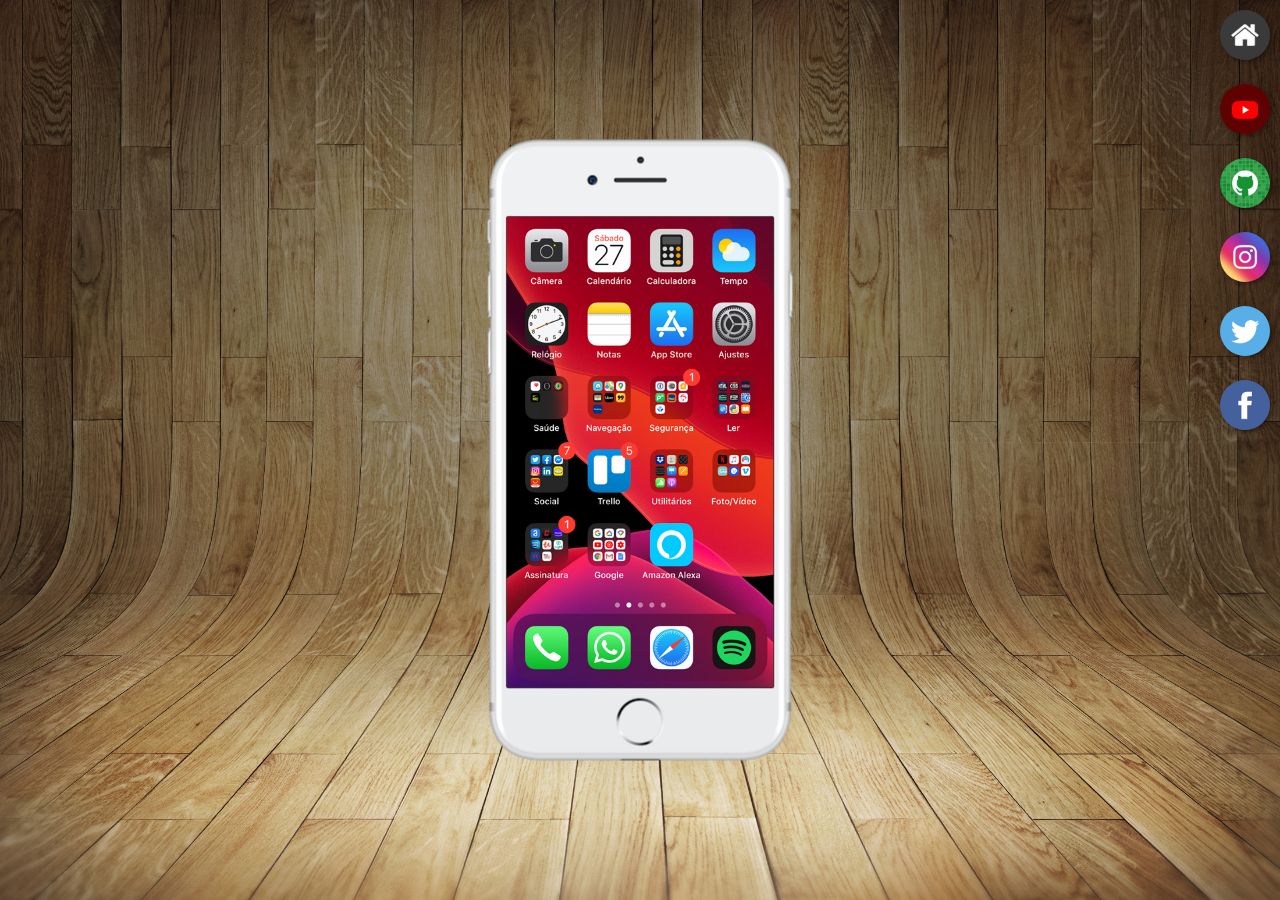
<file: index.html>
<!DOCTYPE html>
<html lang="pt-br">
<head>
    <meta charset="UTF-8">
    <meta http-equiv="X-UA-Compatible" content="IE=edge">
    <meta name="viewport" content="width=device-width, initial-scale=1.0">
    <title>Projeto redes sociais</title>
    <link rel="shortcut icon" href="favicon.ico" type="image/x-icon">
    <link rel="stylesheet" href="estilos/style.css">
</head>
<body>
    <main>
        <section id="telefone">
            <iframe src="home.html" name="tela"id="tela" frameborder="0">
                Seu navegador nao è compativel com isso
            </iframe>
        </section>
        <section id="redes-sociais">
            <a href="home.html"target="tela"><img src="imagens/logo-home.jpg" alt="Home"></a><br>
            <a href="youtube.html"target="tela"><img src="imagens/logo-youtube.jpg" alt="Youtube"></a><br>
            <a href="github.html"target="tela"><img src="imagens/logo-github.jpg" alt="Github"></a><br>
            <a href="instagram.html"target="tela"><img src="imagens/logo-instagram.jpg" alt="Instagram"></a><br>
            <a href="twitter.html"target="tela"><img src="imagens/logo-twitter.jpg" alt="Twitter"></a><br>
            <a href="facebook.html"target="tela"><img src="imagens/logo-facebook.jpg" alt="Facebook"></a>
        </section>
    </main>
</body>
</html>
</file>
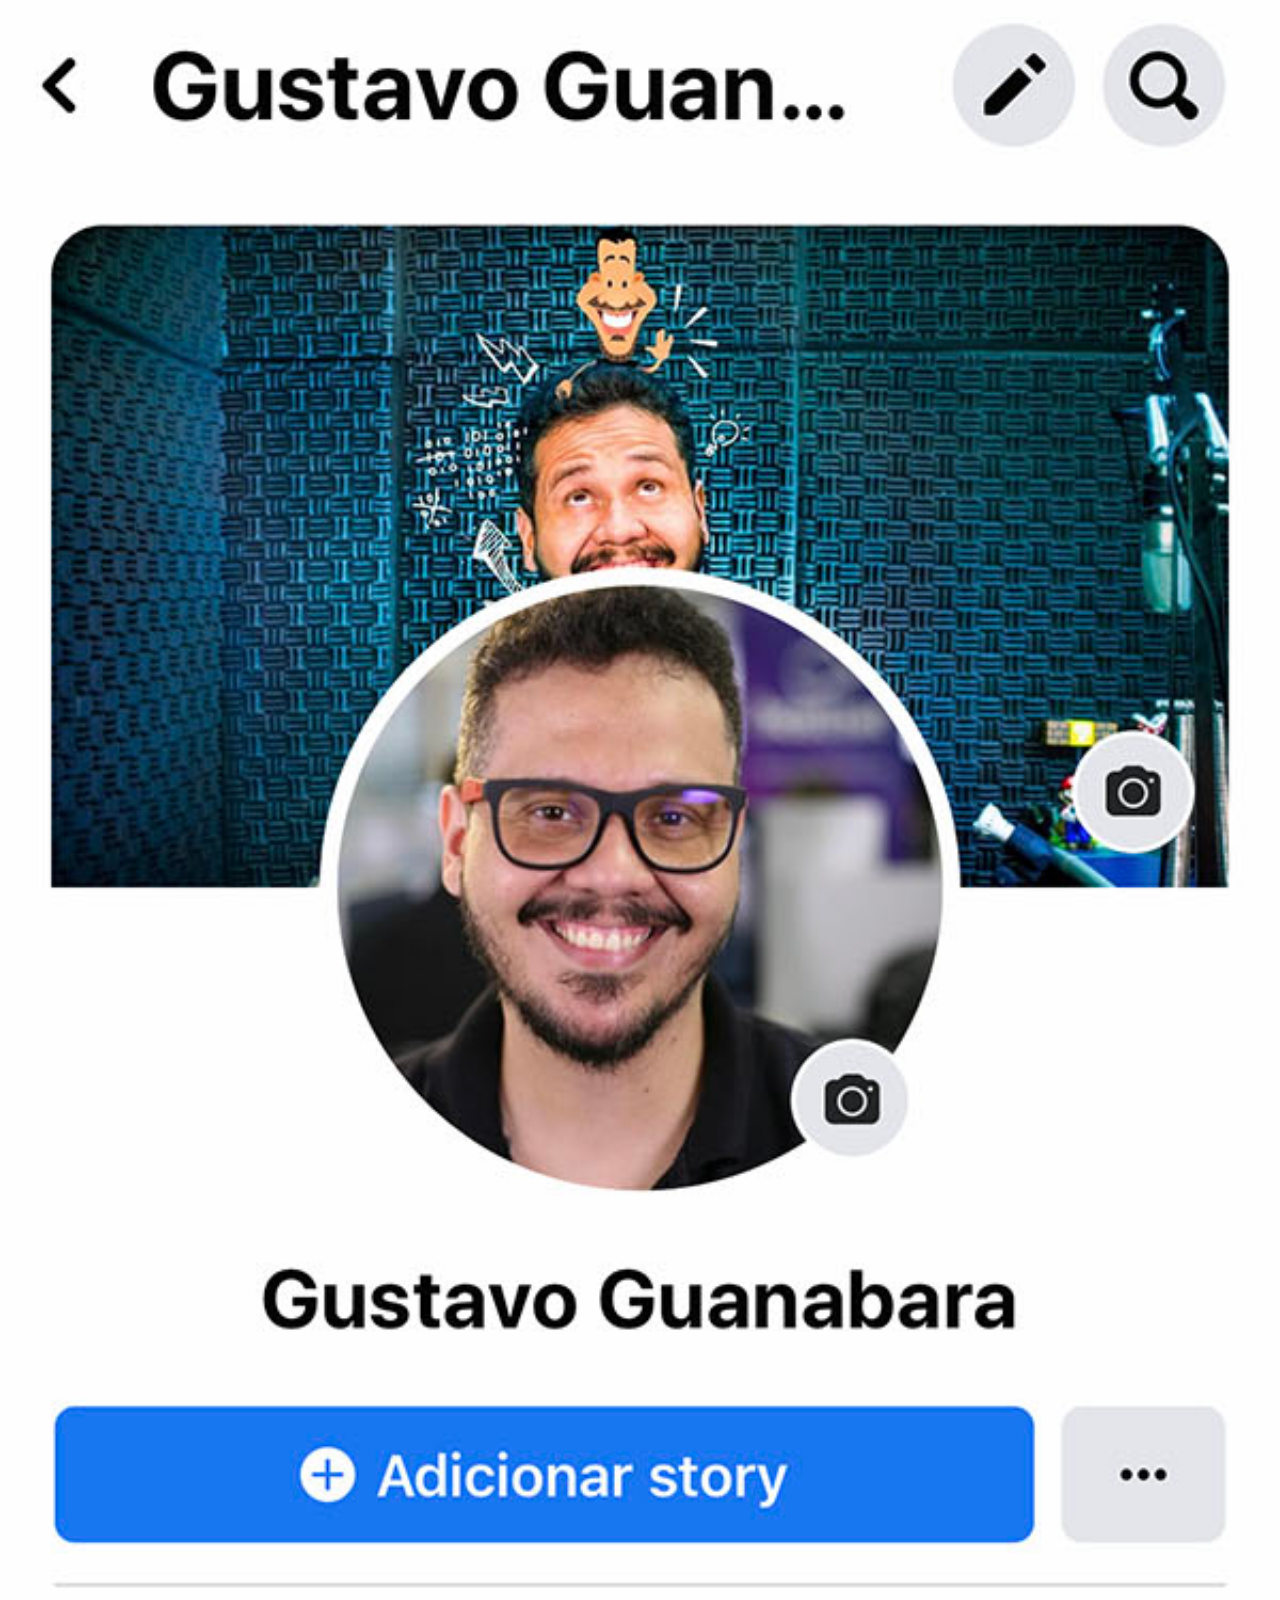
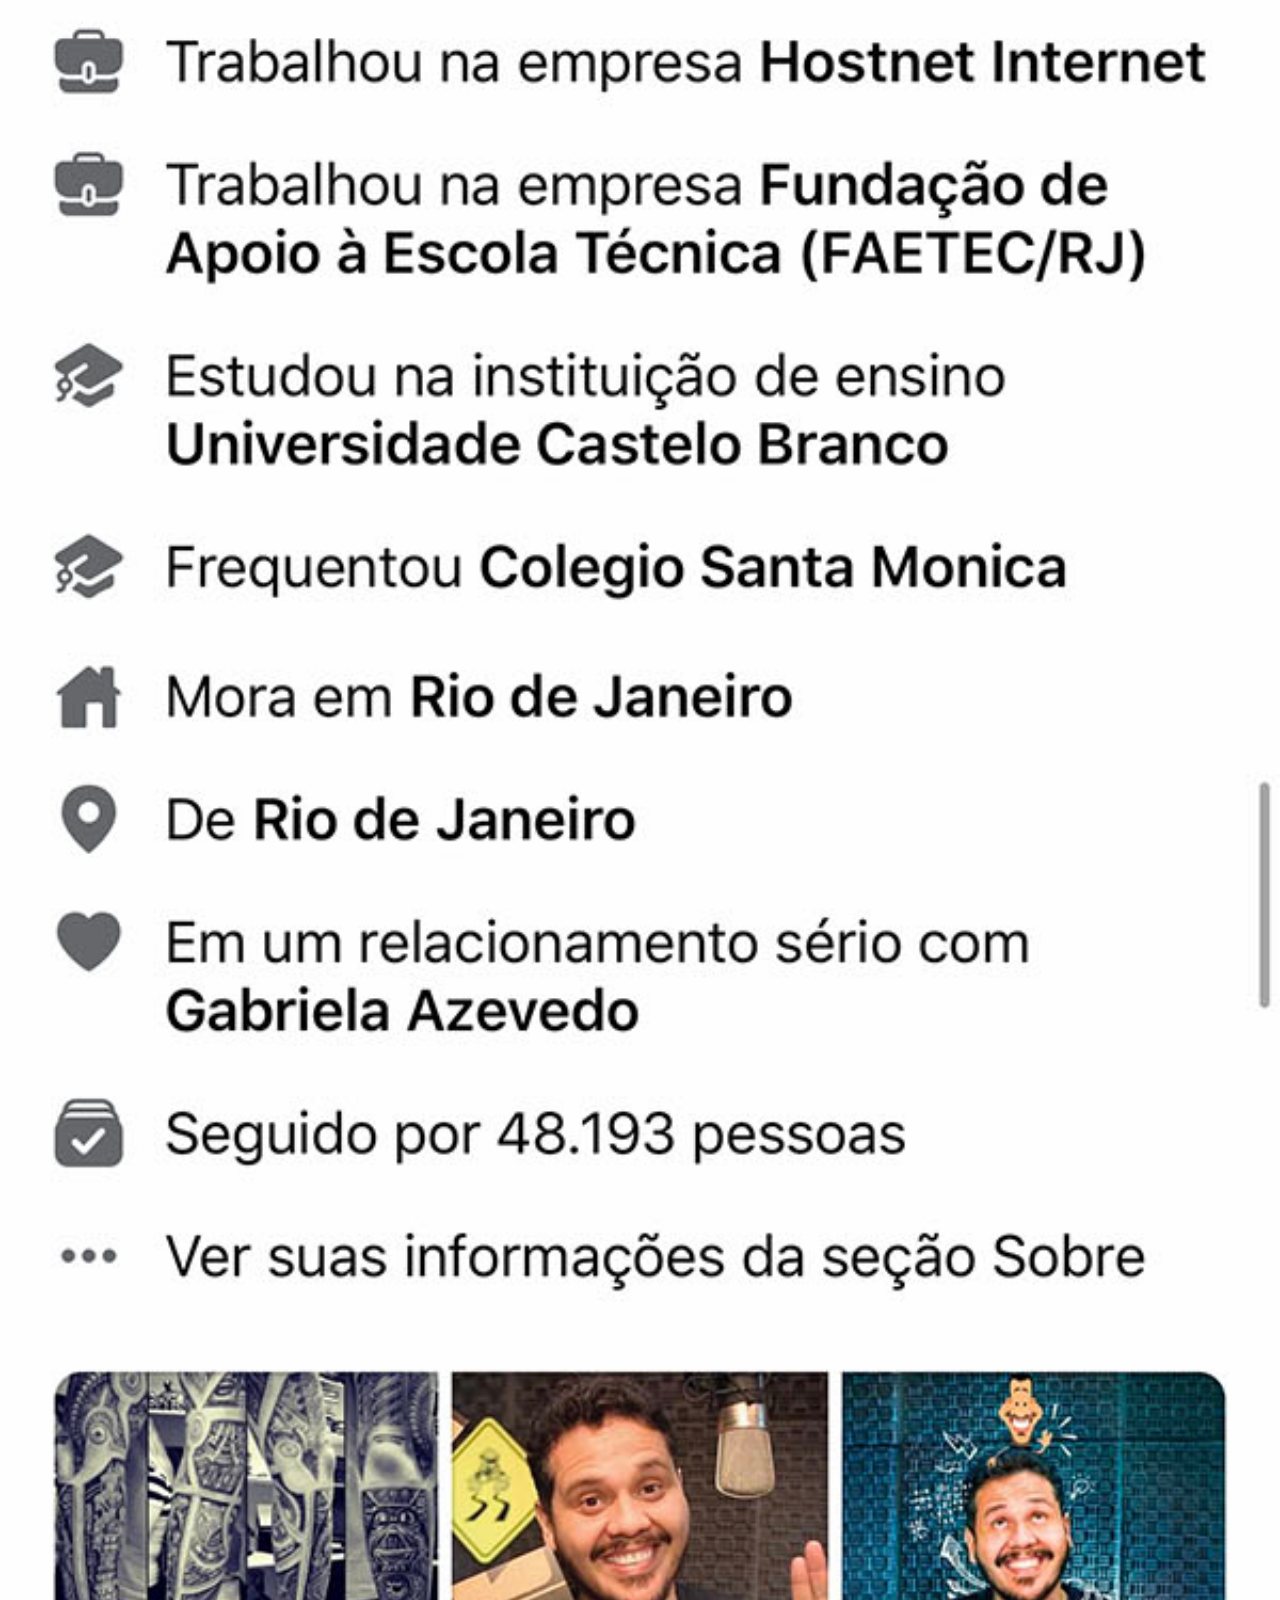
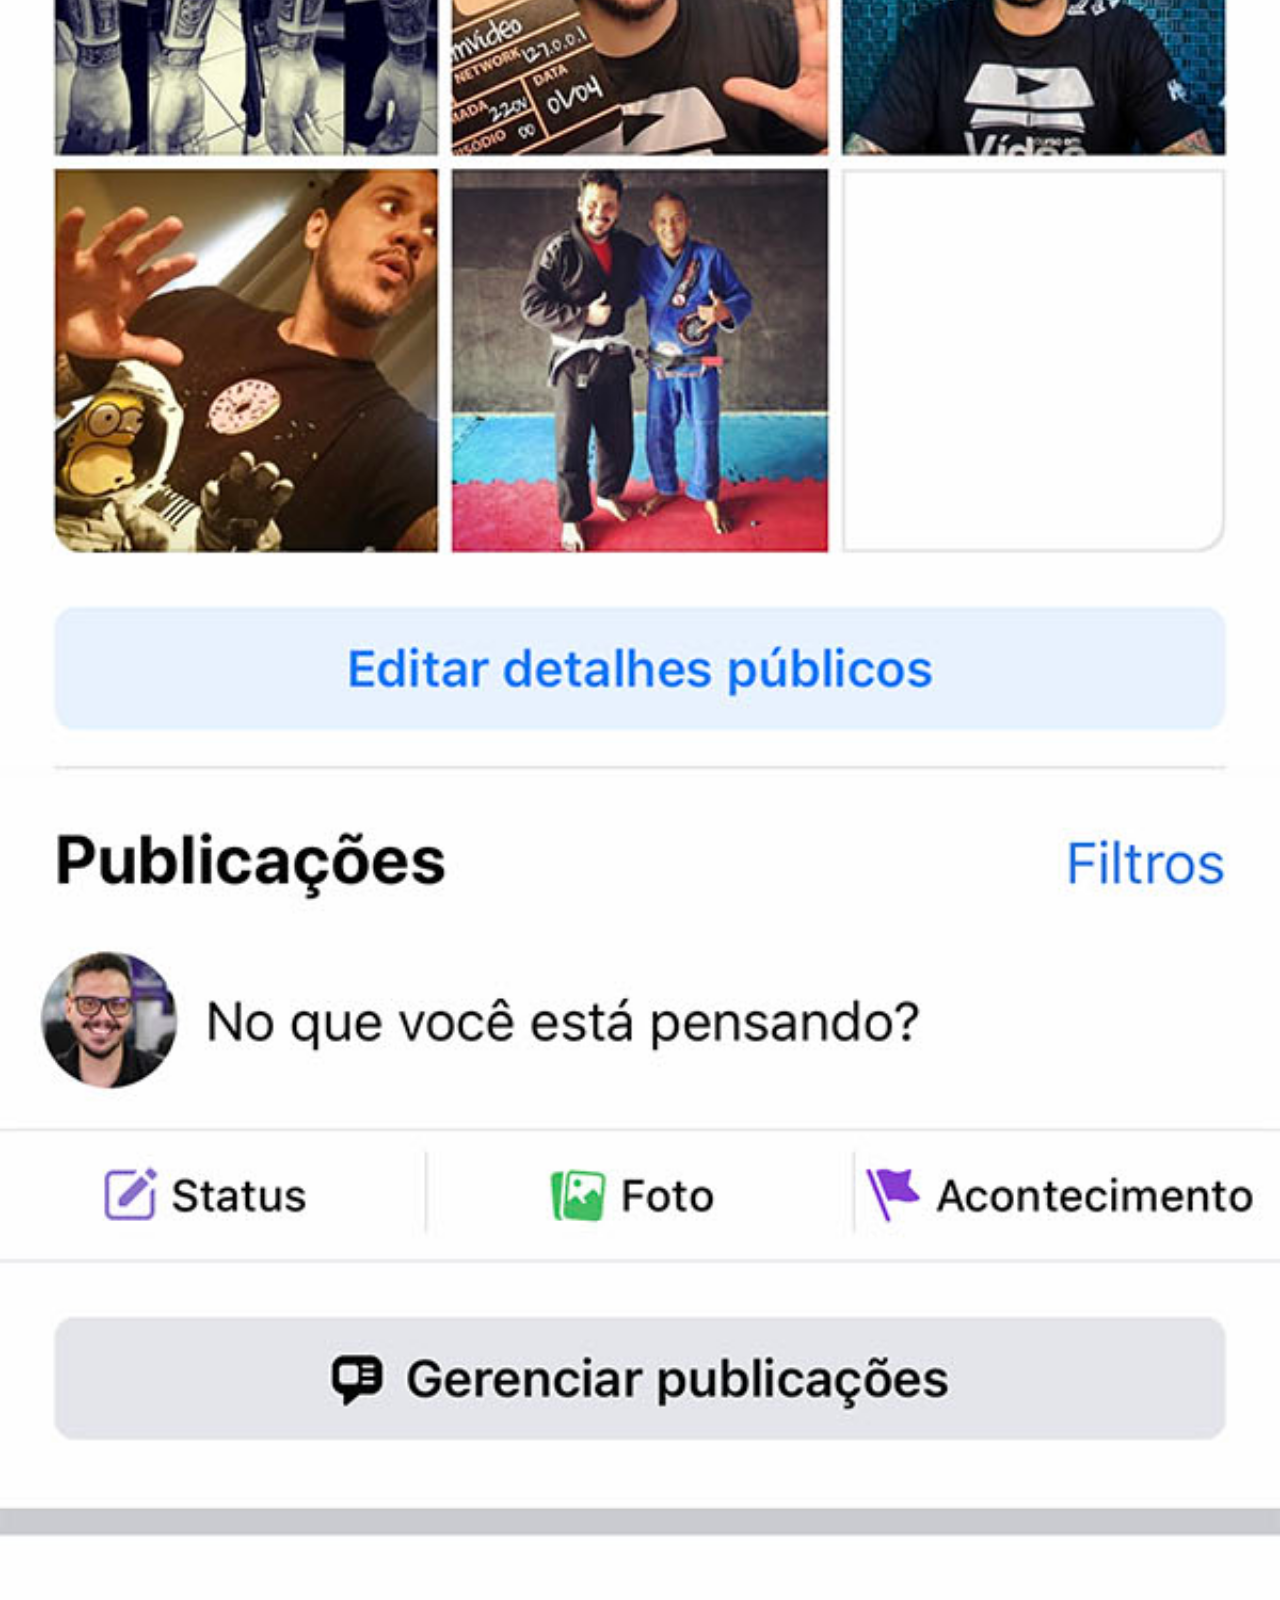
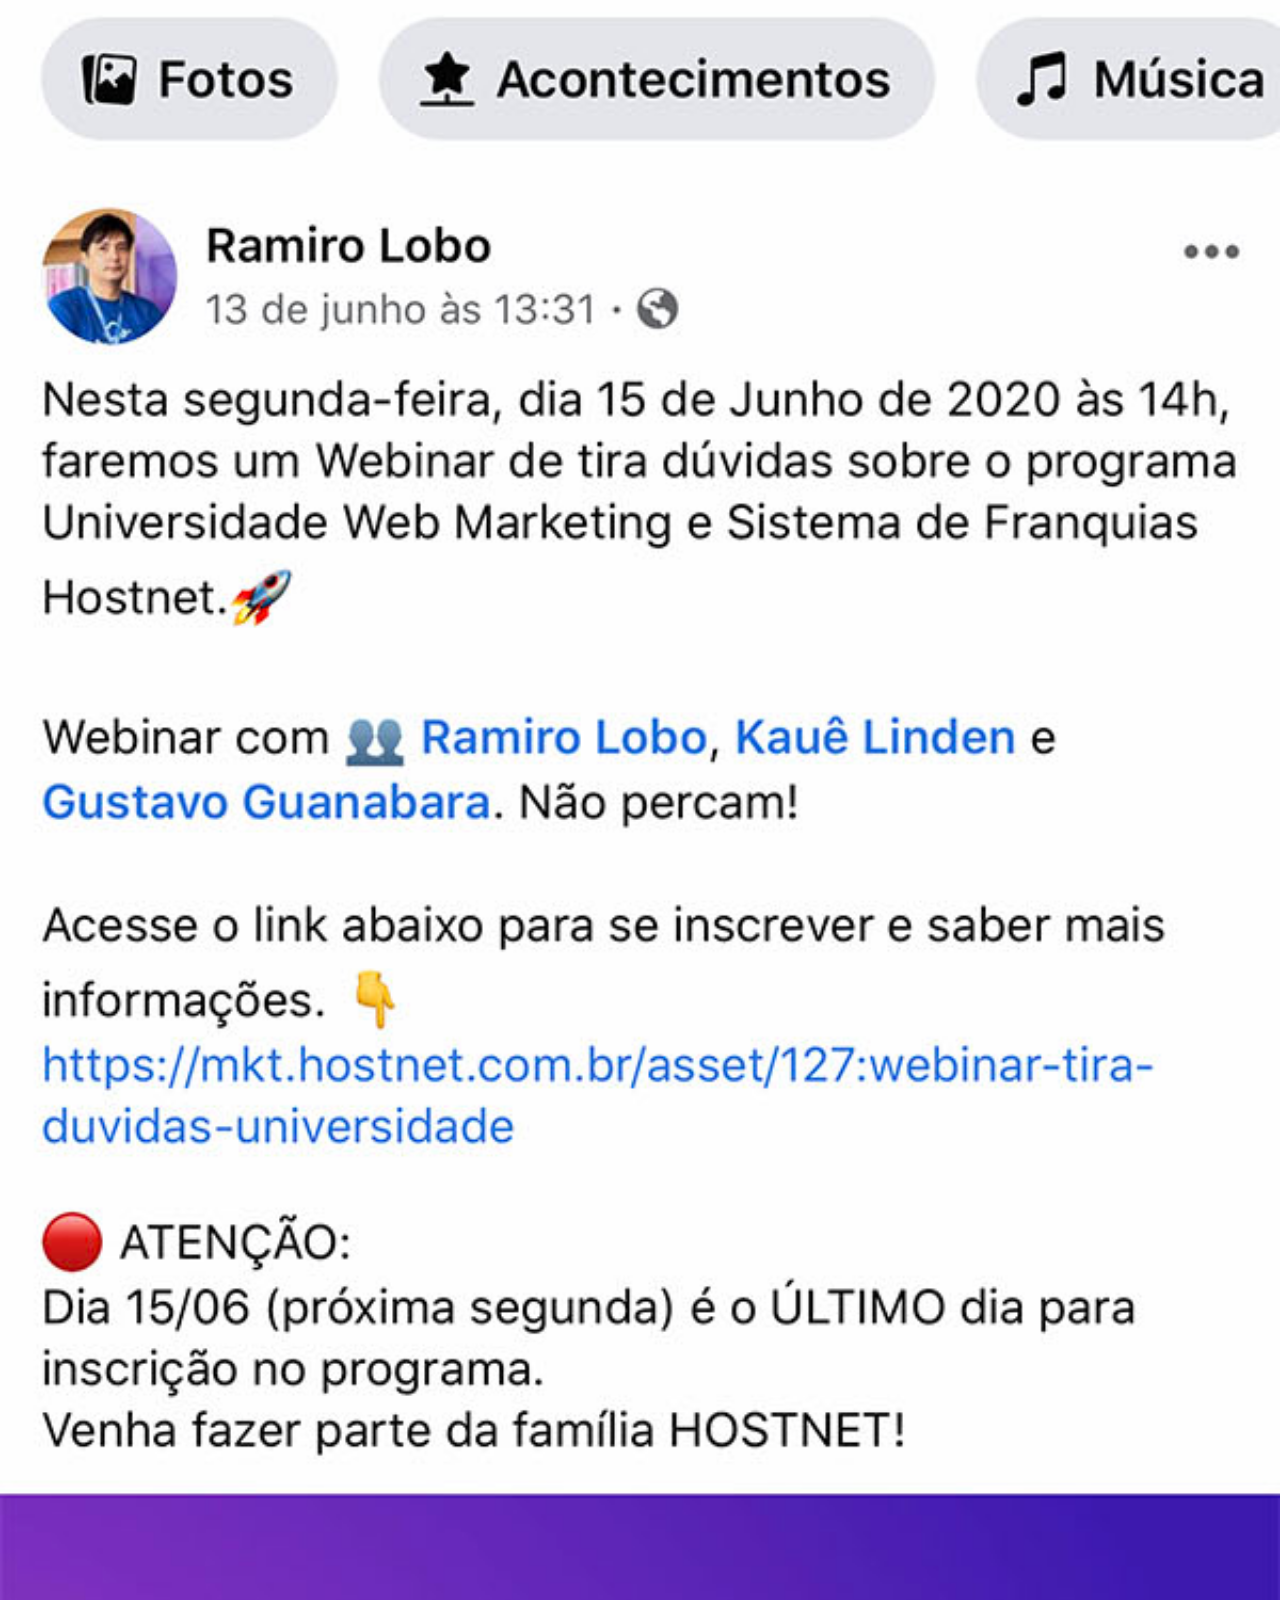
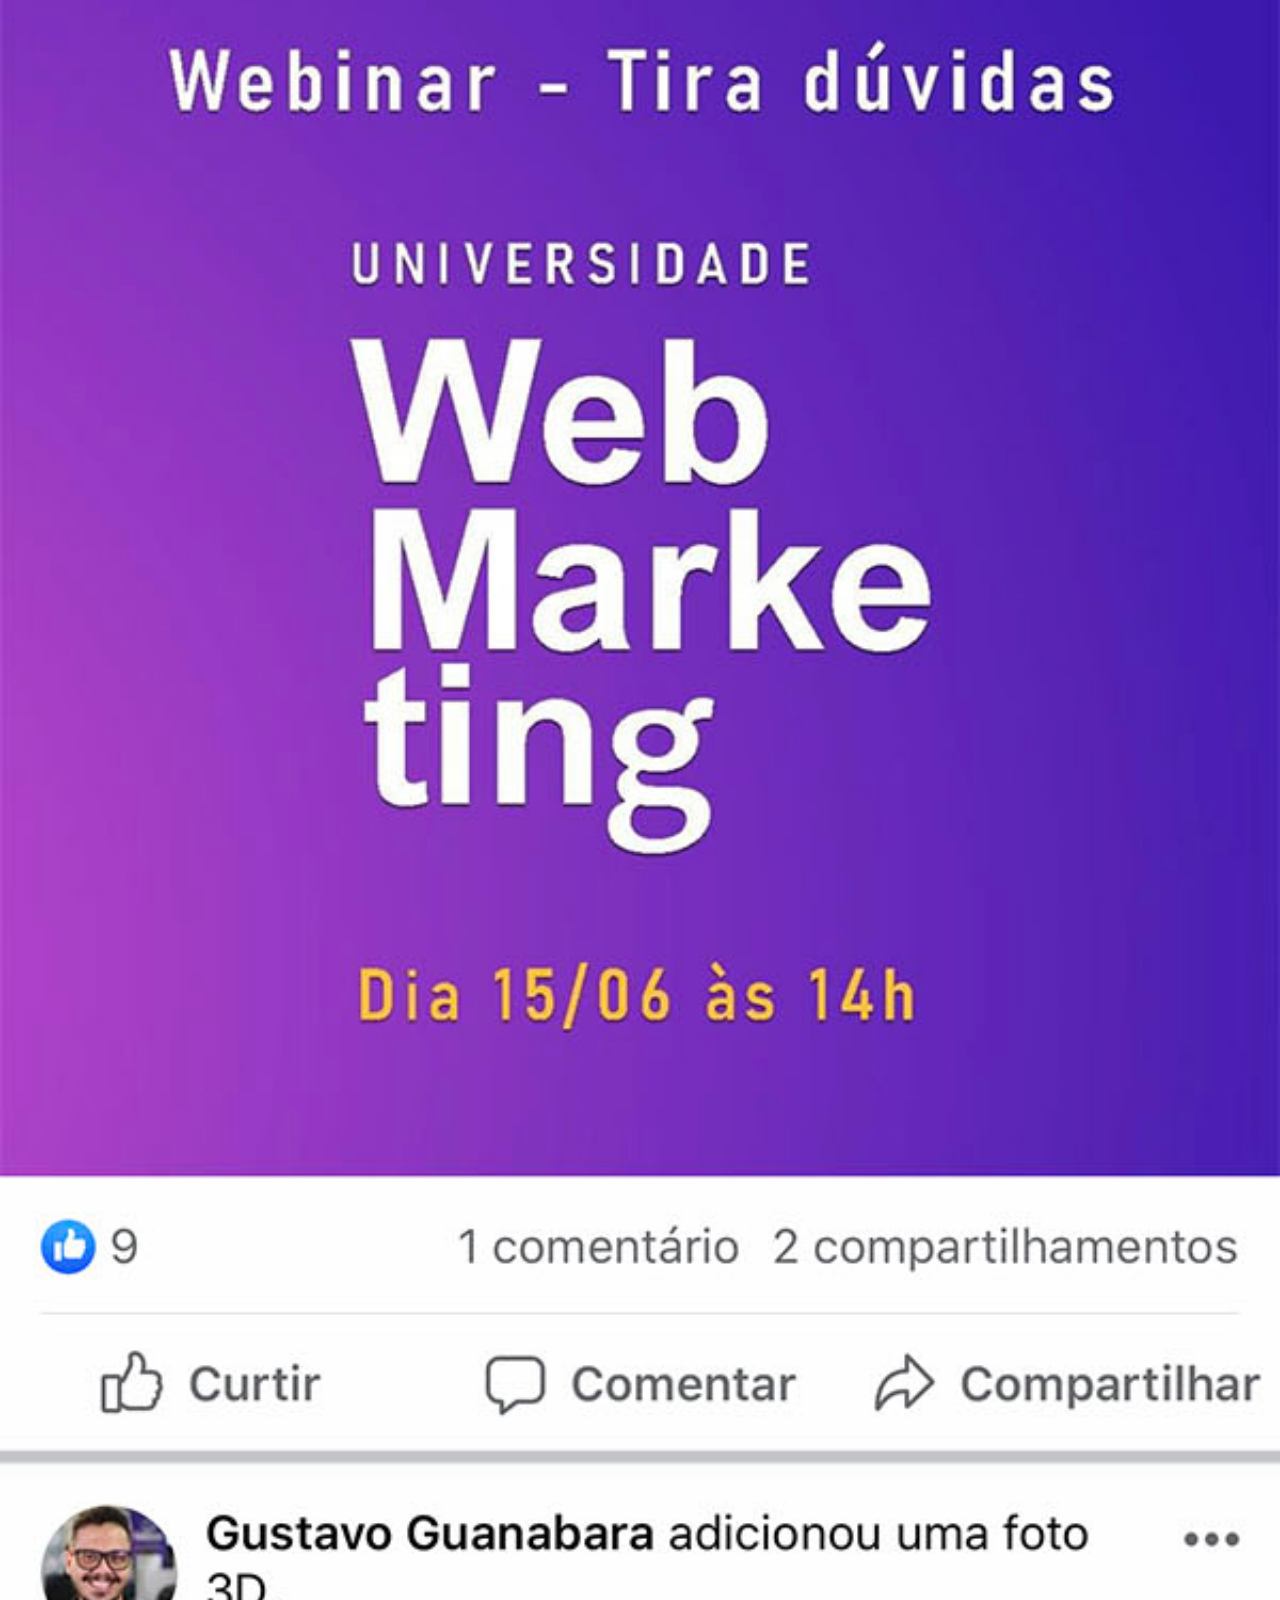
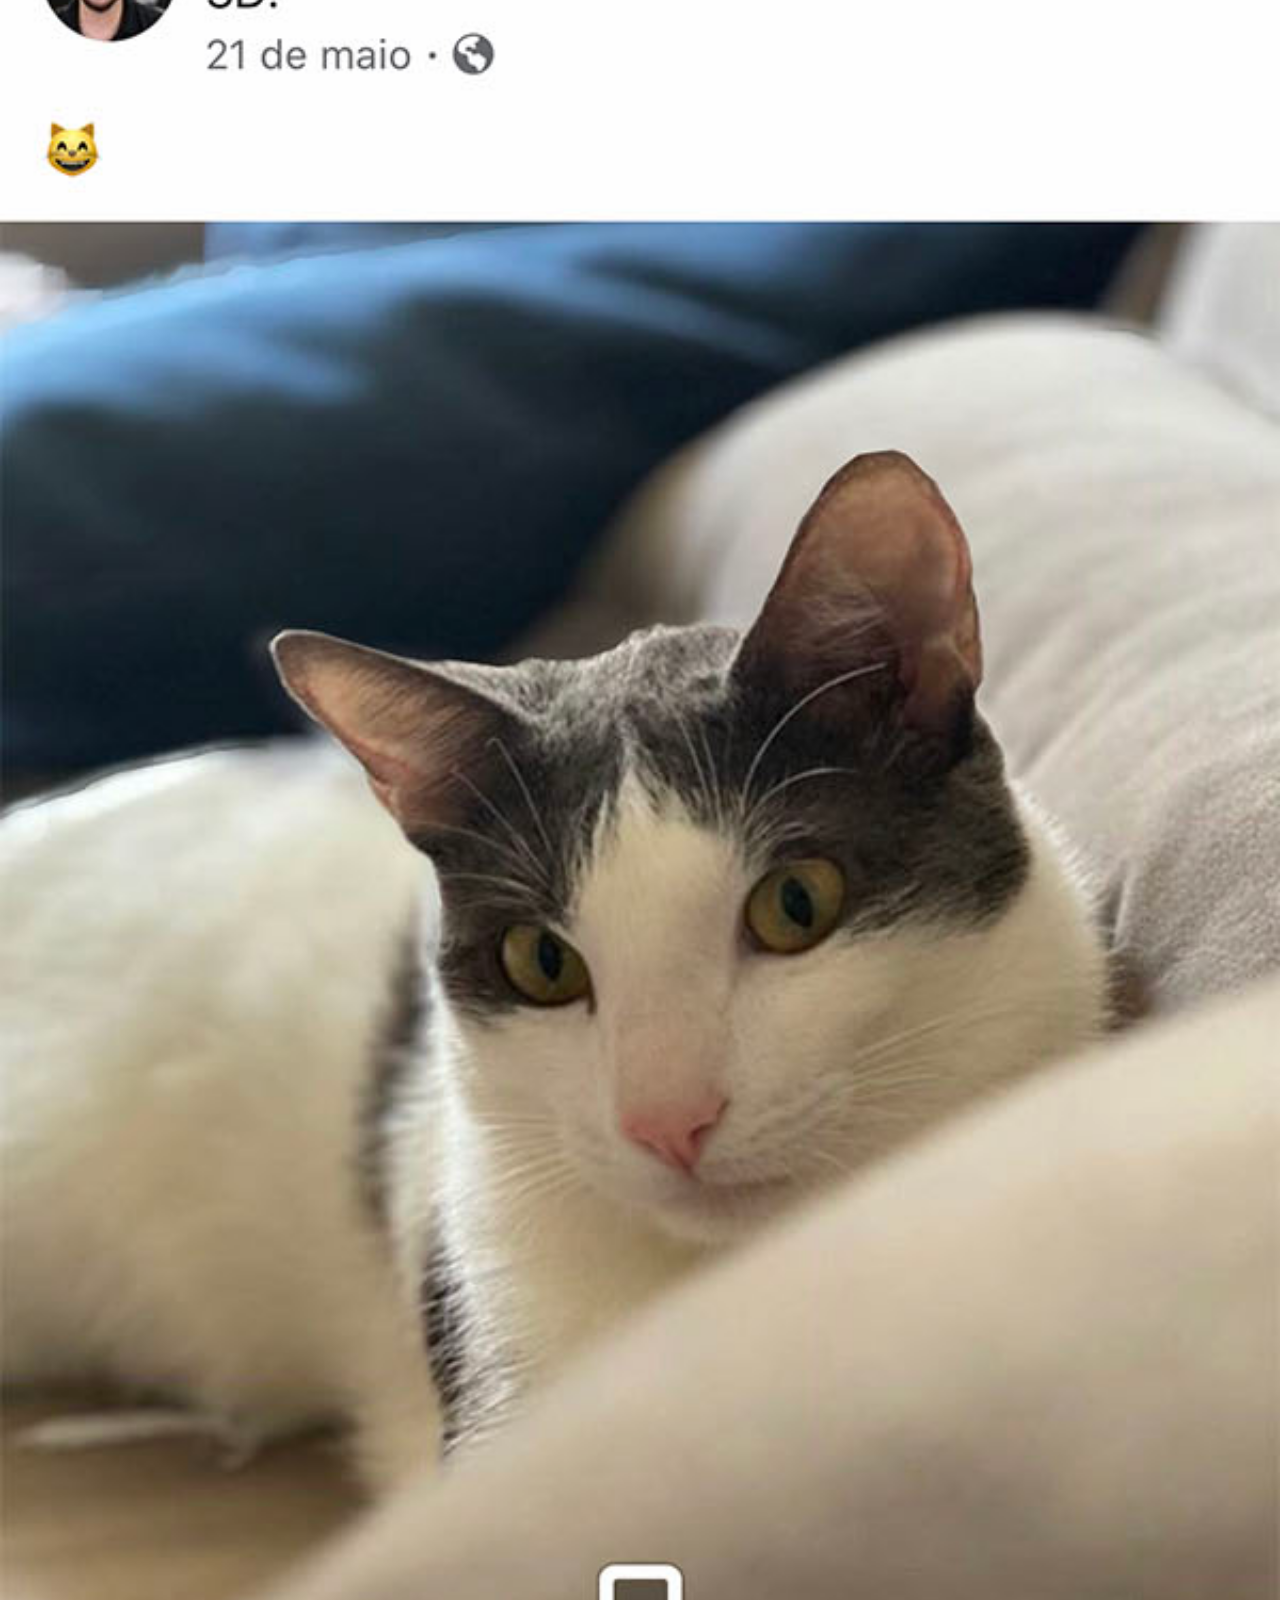
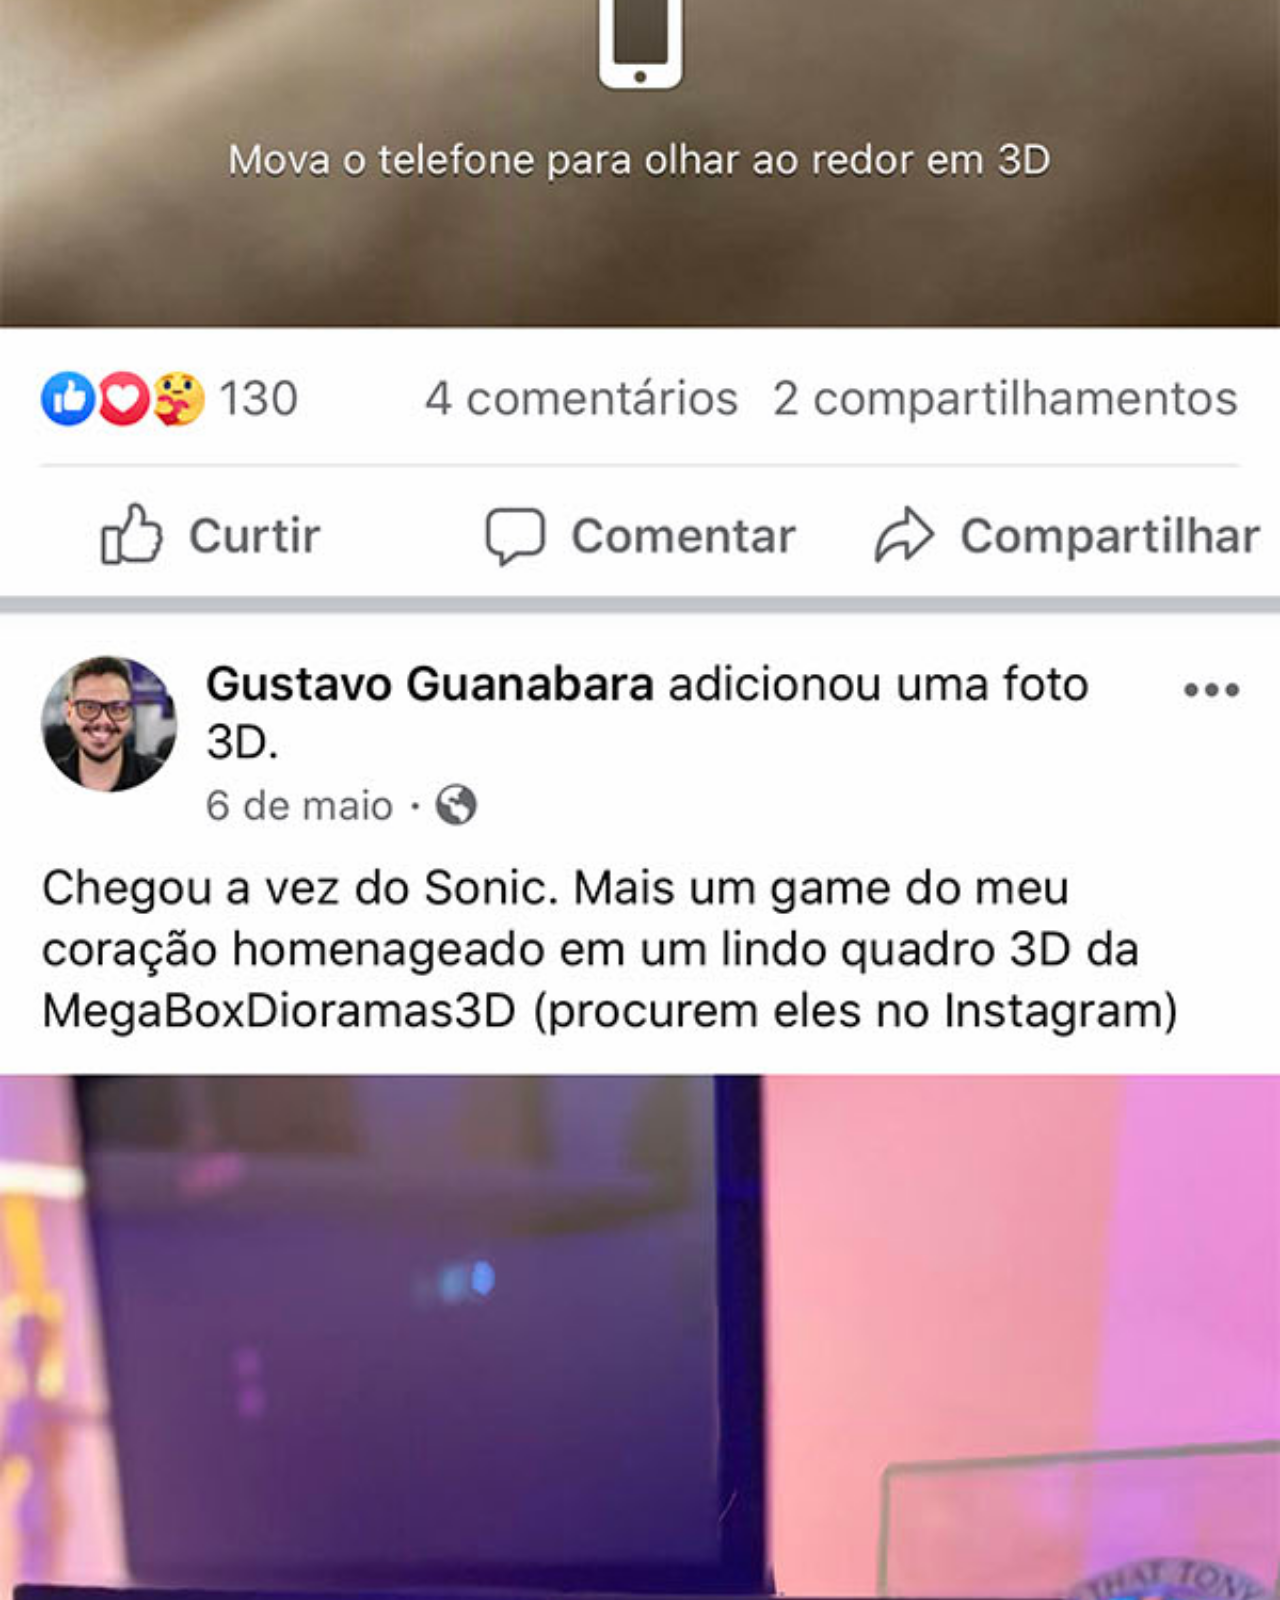
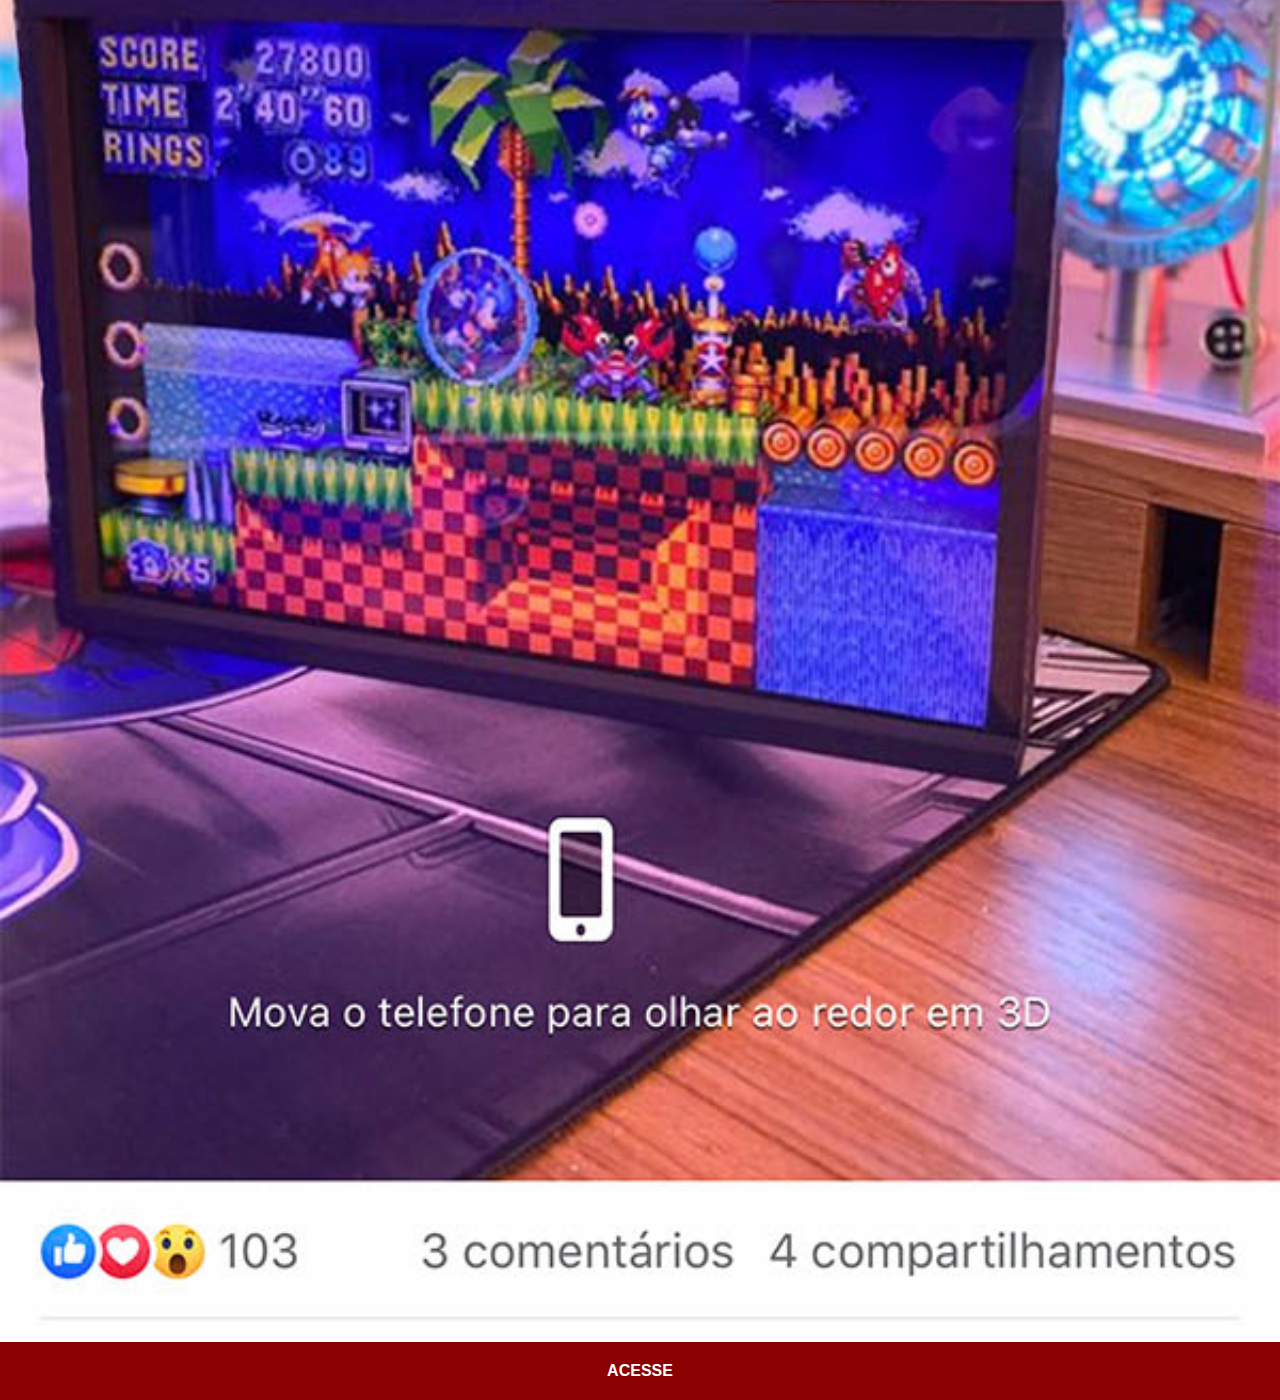
<file: facebook.html>
<!DOCTYPE html>
<html lang="pt-br">
<head>
    <meta charset="UTF-8">
    <meta http-equiv="X-UA-Compatible" content="IE=edge">
    <meta name="viewport" content="width=device-width, initial-scale=1.0">
    <title>Document</title>
    <link rel="stylesheet" href="estilos/social.css">
</head>
<body>
    <img src="imagens/tela-facebook.jpg" alt="Facebook">
    <a href="https://www.facebook.com/gustavoguanabara"target="_blank">ACESSE</a>
</body>
</html>
</file>
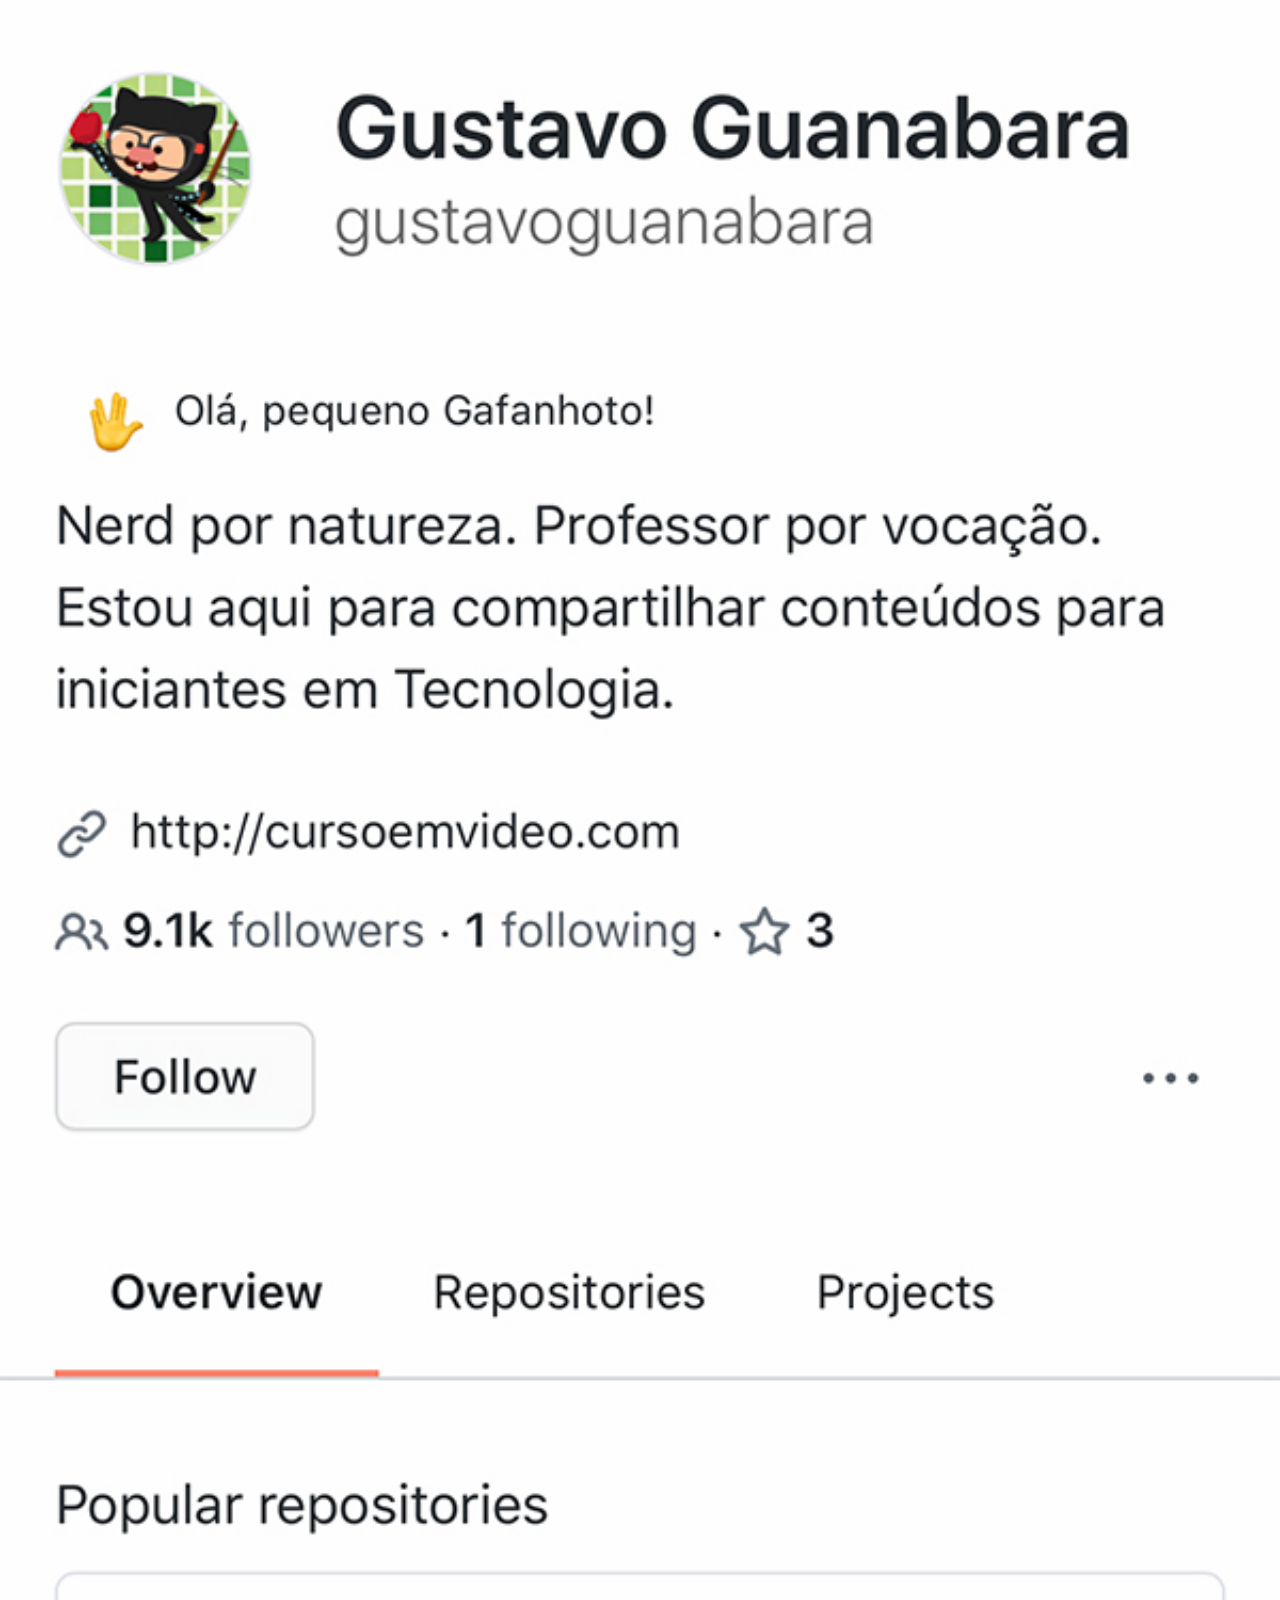
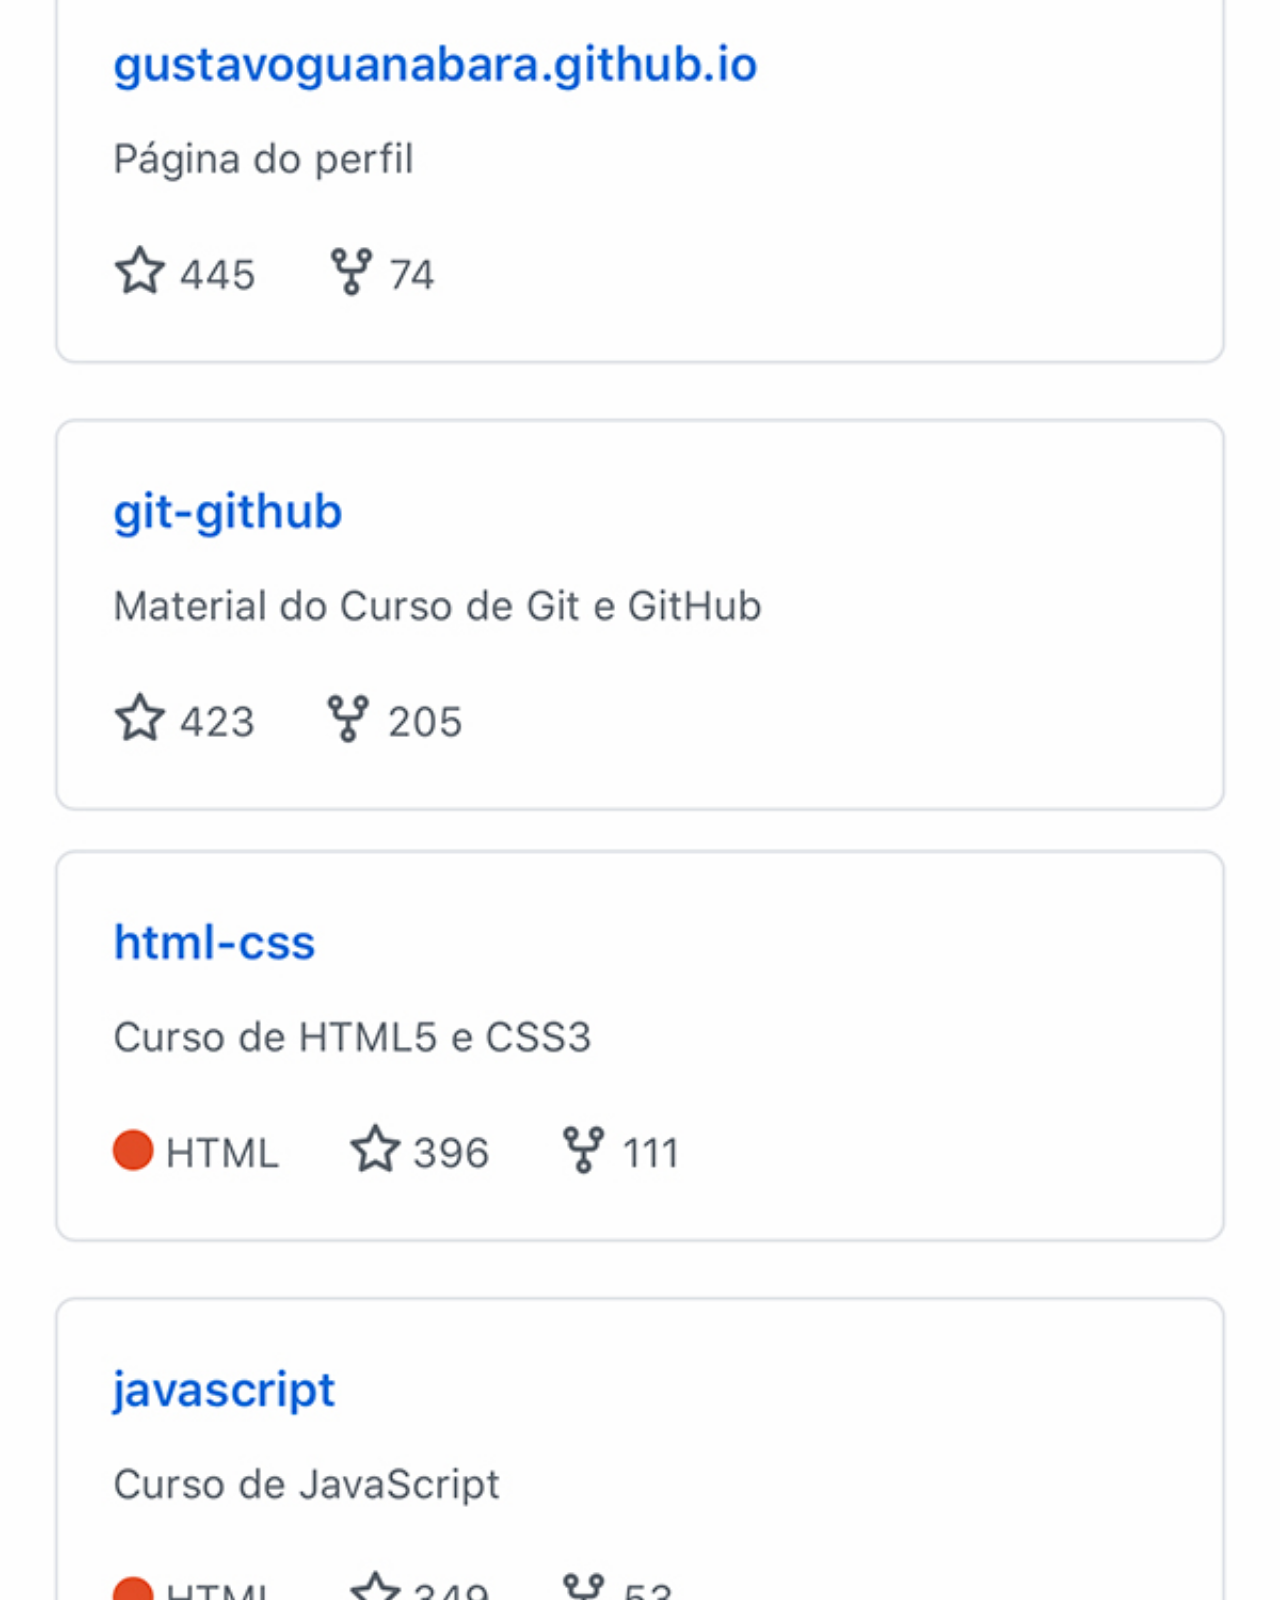
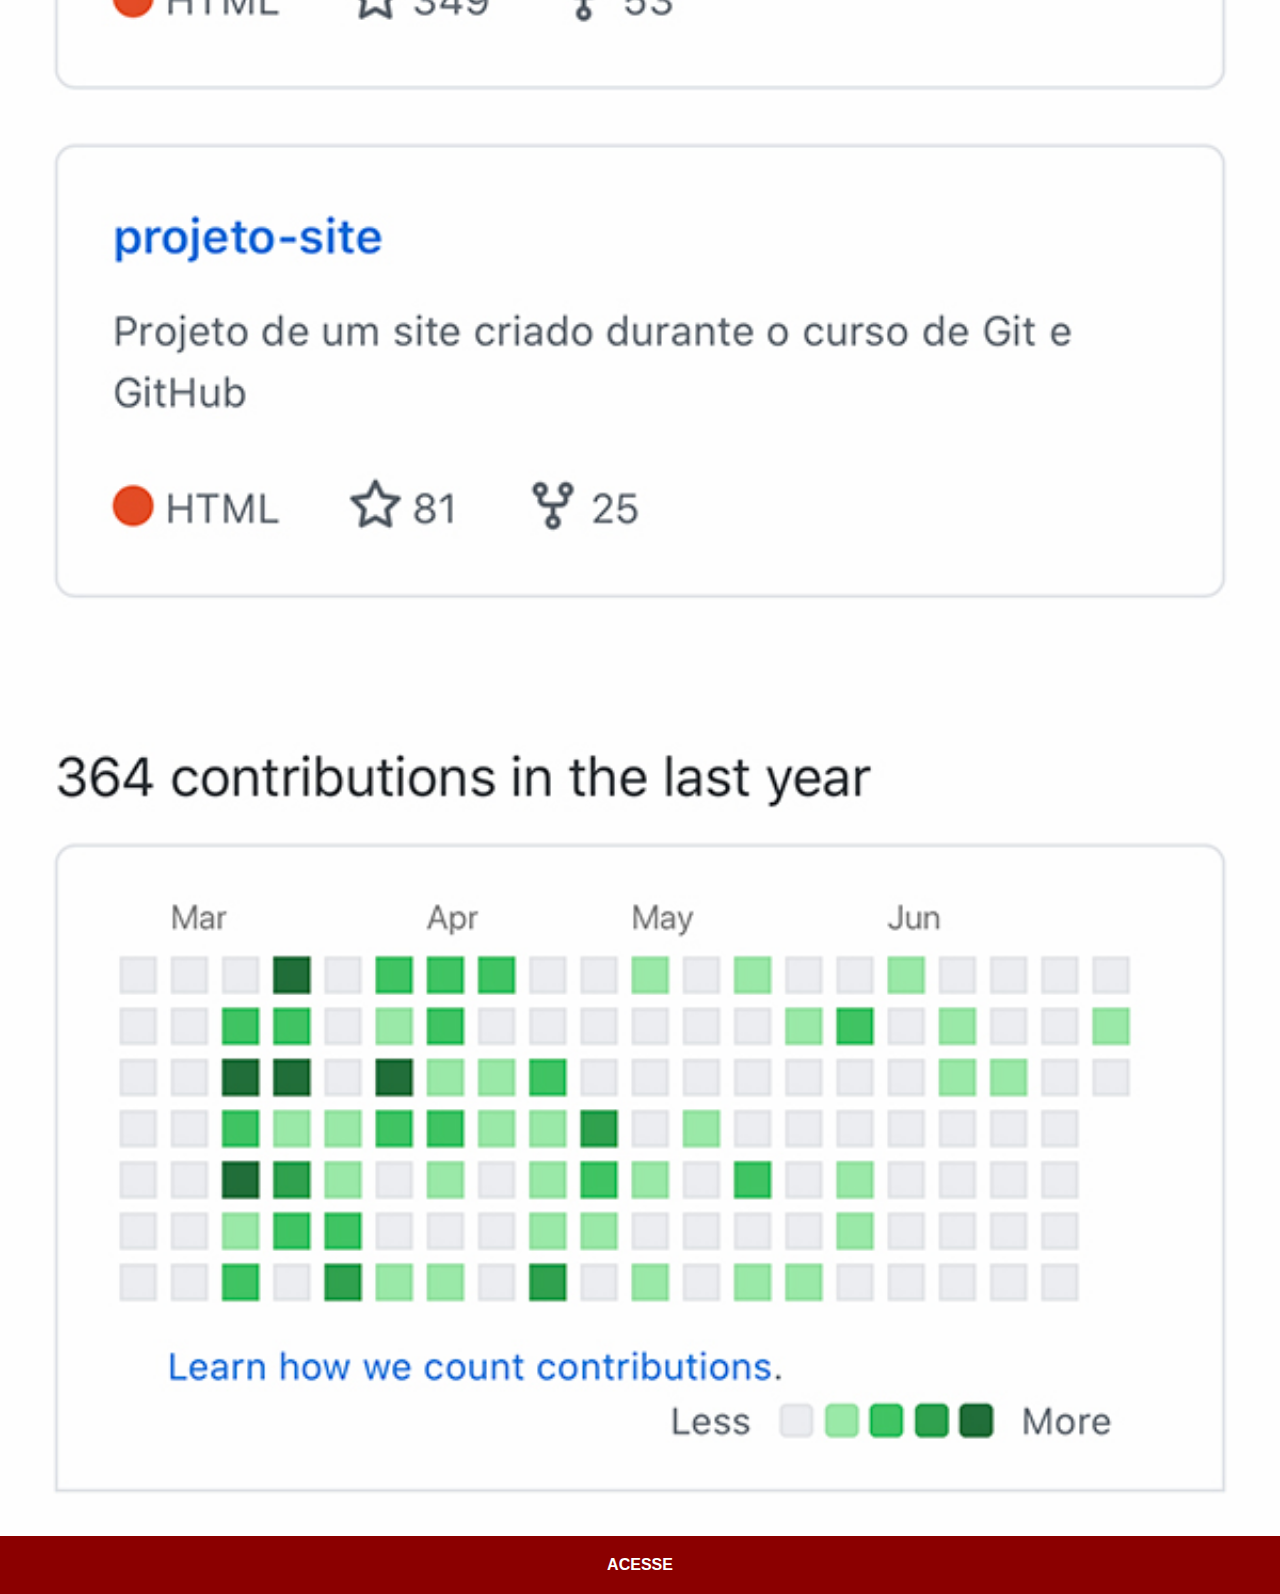
<file: github.html>
<!DOCTYPE html>
<html lang="pt-br">
<head>
    <meta charset="UTF-8">
    <meta http-equiv="X-UA-Compatible" content="IE=edge">
    <meta name="viewport" content="width=device-width, initial-scale=1.0">
    <title>Document</title>
    <link rel="stylesheet" href="estilos/social.css">
</head>
<body>
    <img src="imagens/tela-github.jpg" alt="Github">
    <a href="https://github.com/professorguanabara"target="_blank">ACESSE</a>
</body>
</html>
</file>
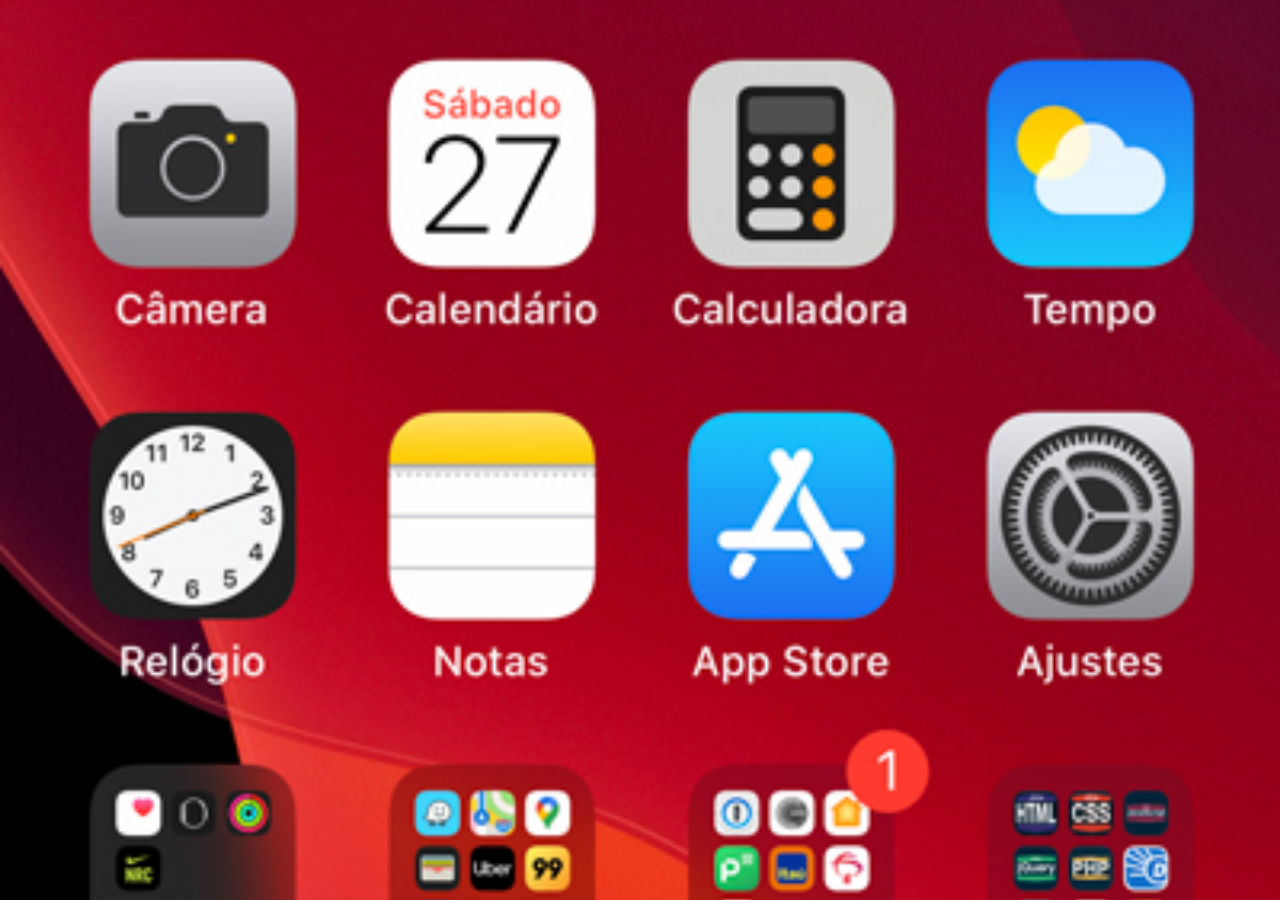
<file: home.html>
<!DOCTYPE html>
<html lang="pt-br">
<head>
    <meta charset="UTF-8">
    <meta http-equiv="X-UA-Compatible" content="IE=edge">
    <meta name="viewport" content="width=device-width, initial-scale=1.0">
    <title>Document</title>
</head>
<body>
    <style>
        *{
            margin: 0px;
            padding: 0px;
        }

        body{
            width: 100vh;
            width: 100vw;
            background: black url(imagens/tela-home.jpg) no-repeat top center;
            background-size: cover;
        }
    </style>
</body>
</html>
</file>
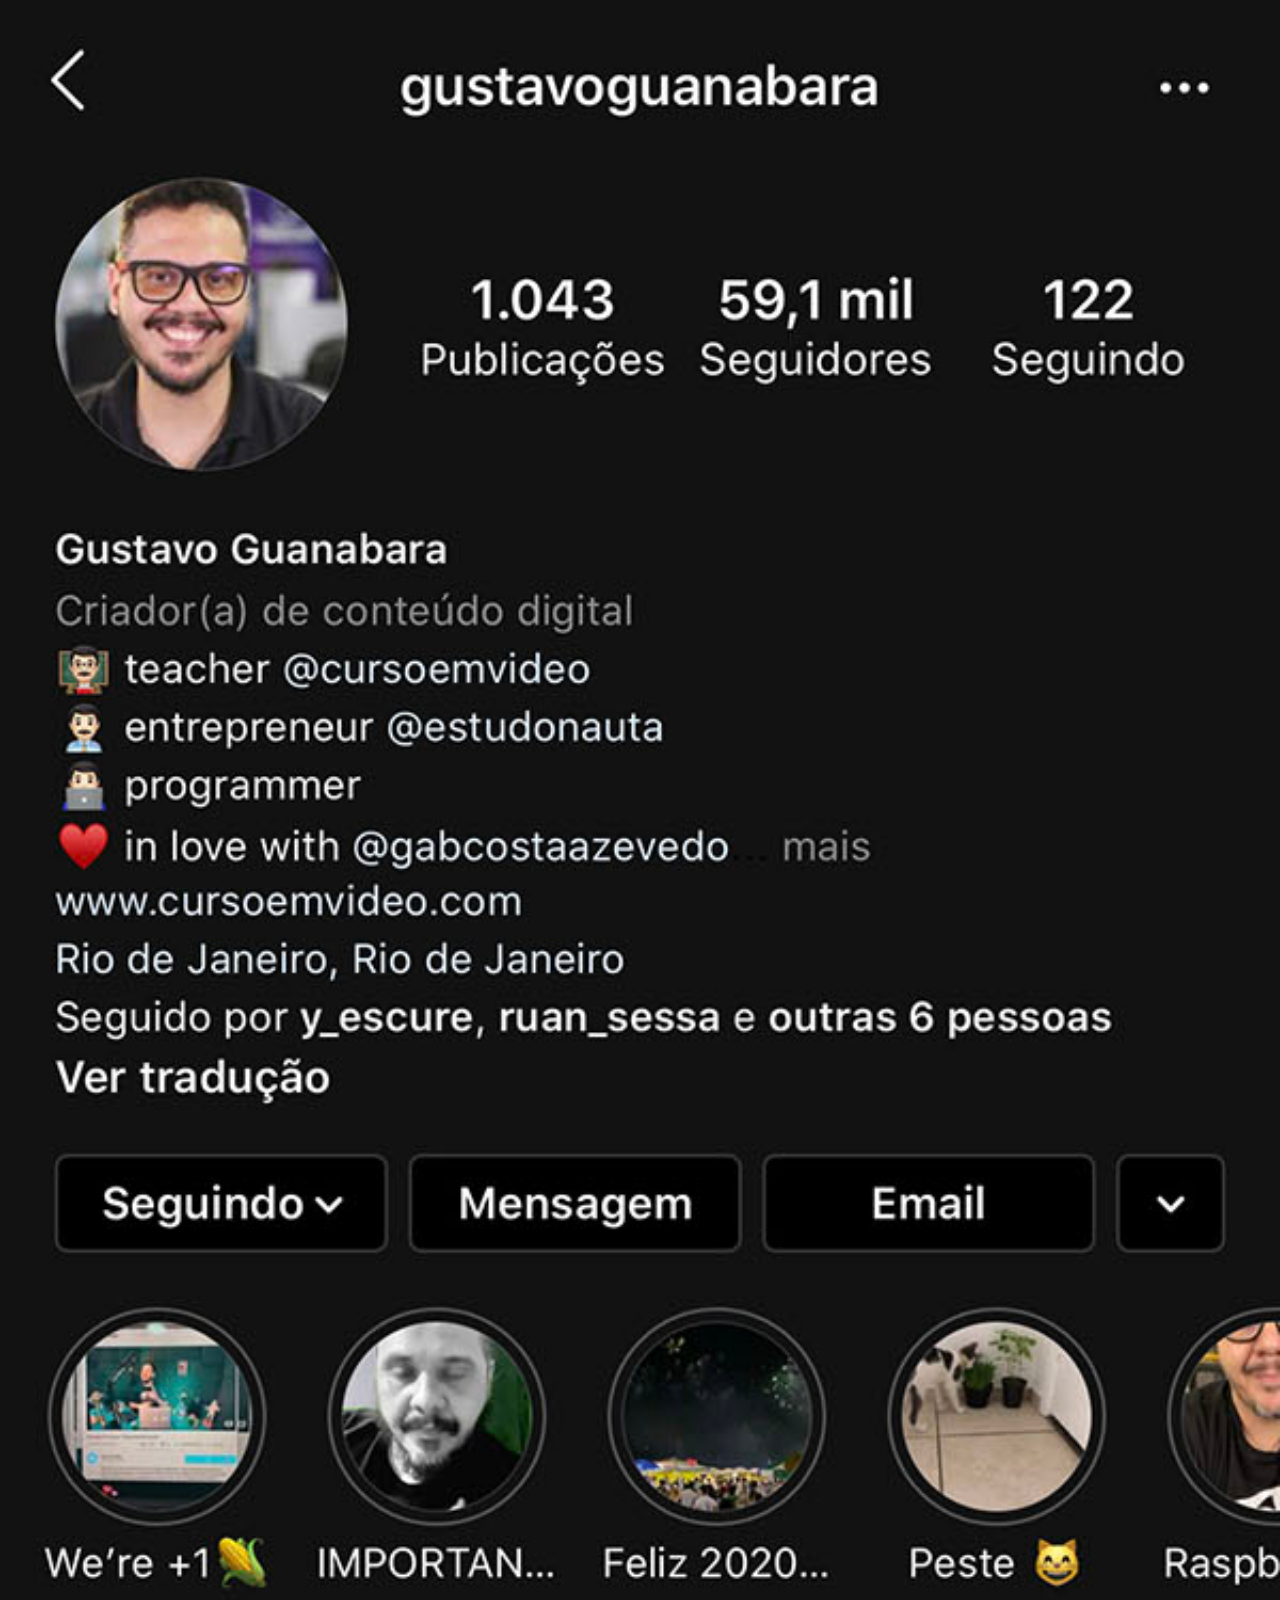
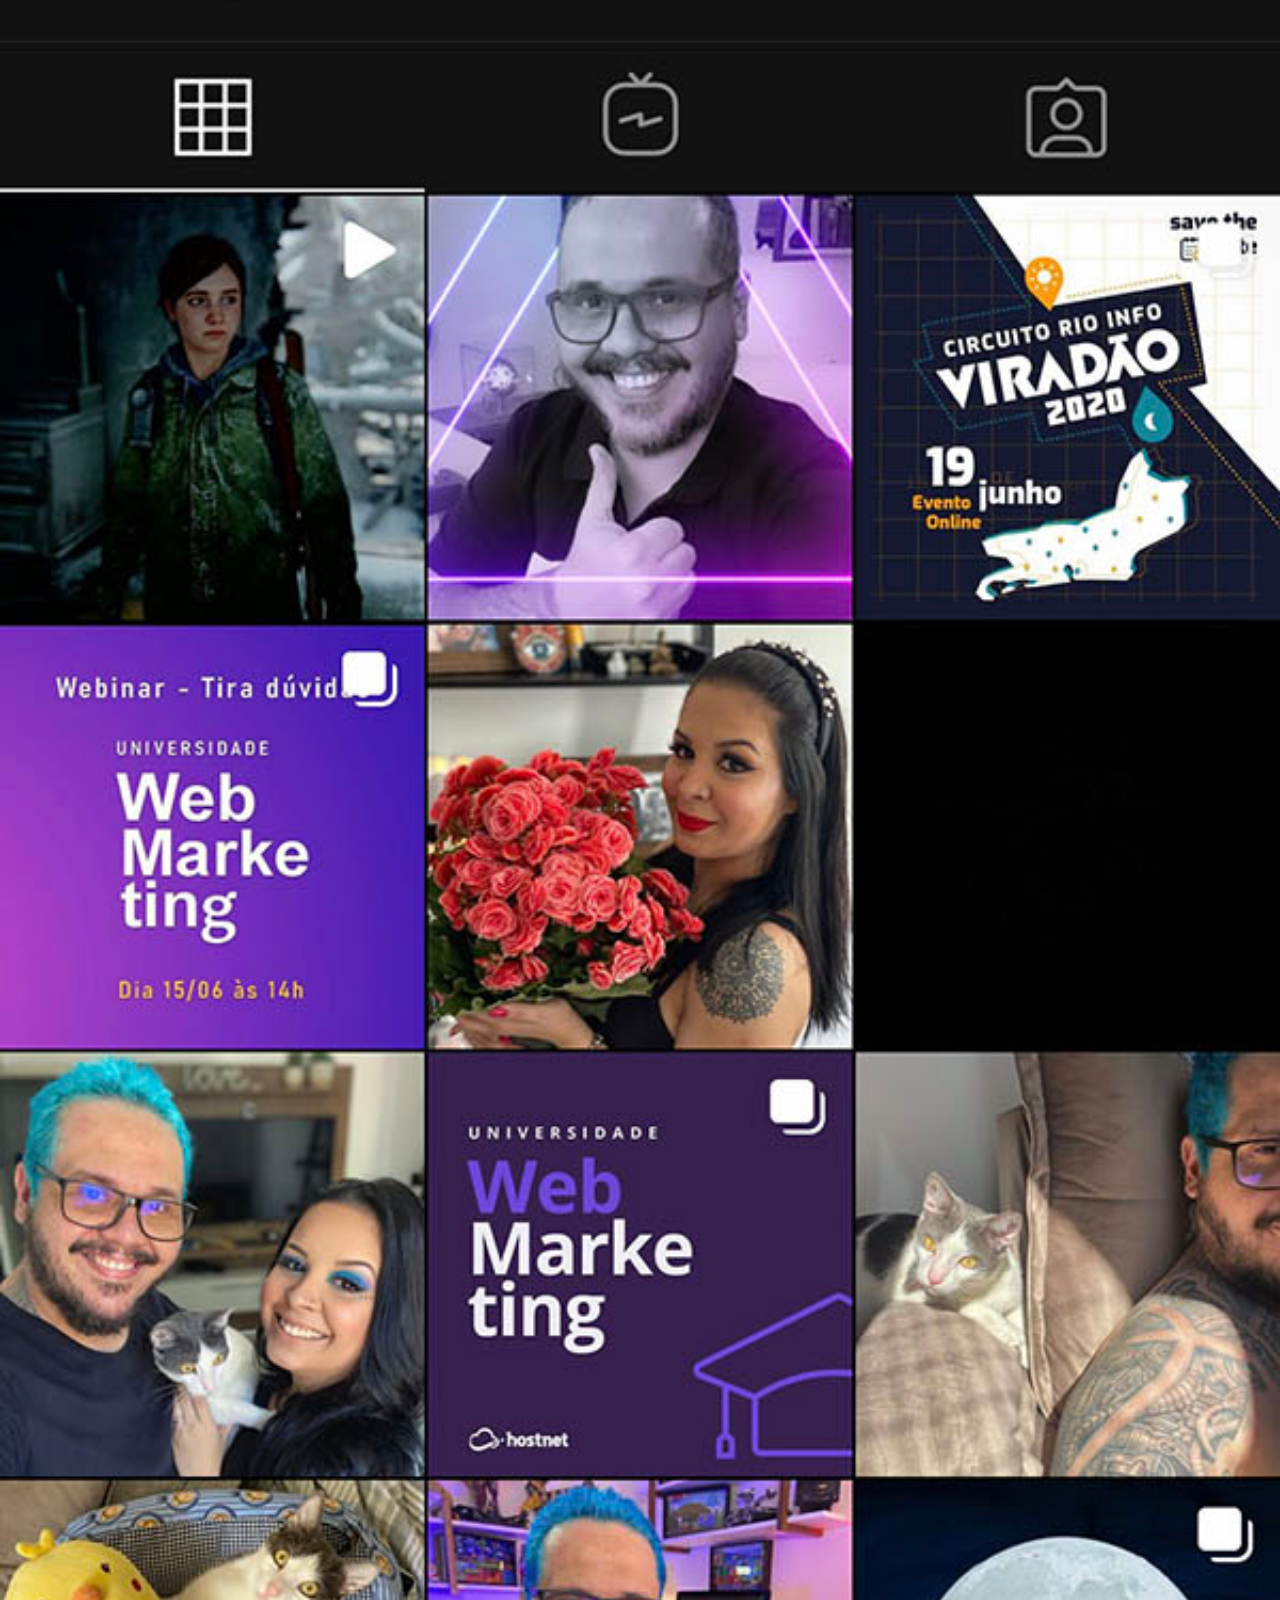
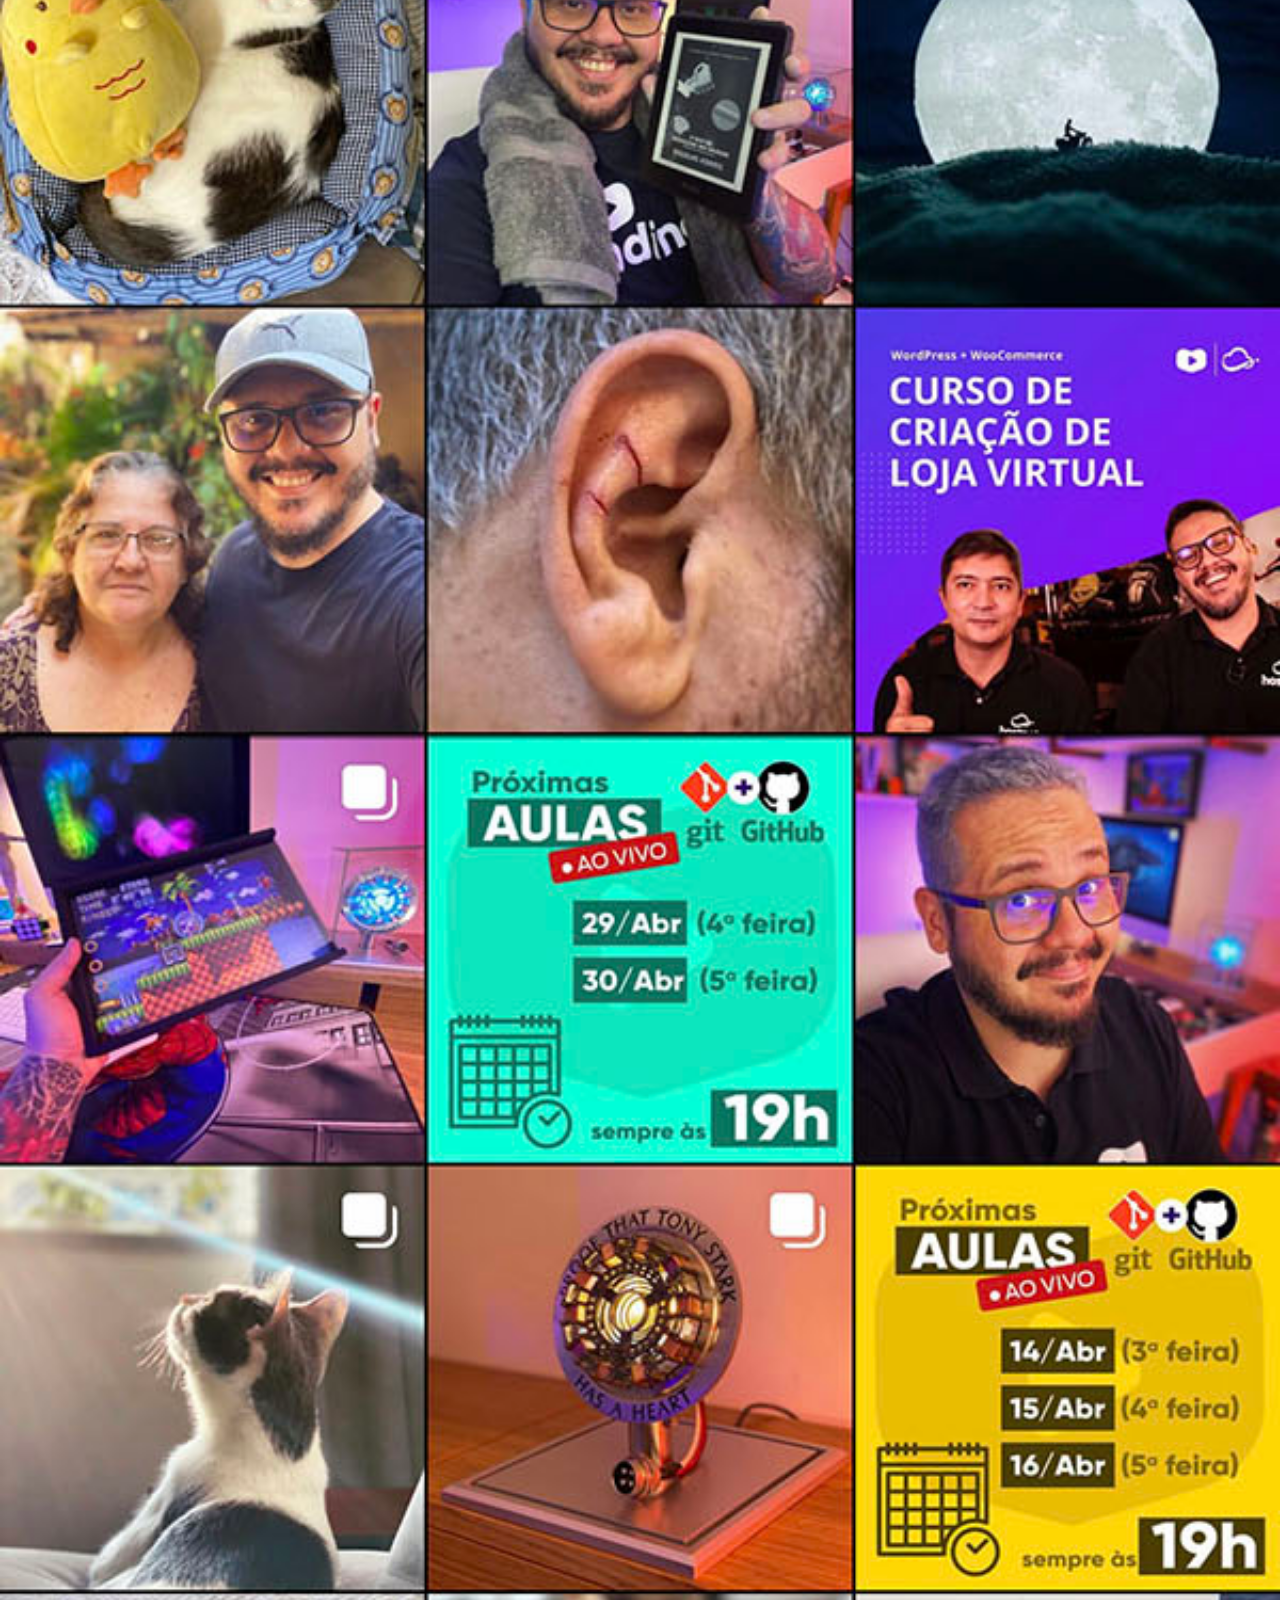
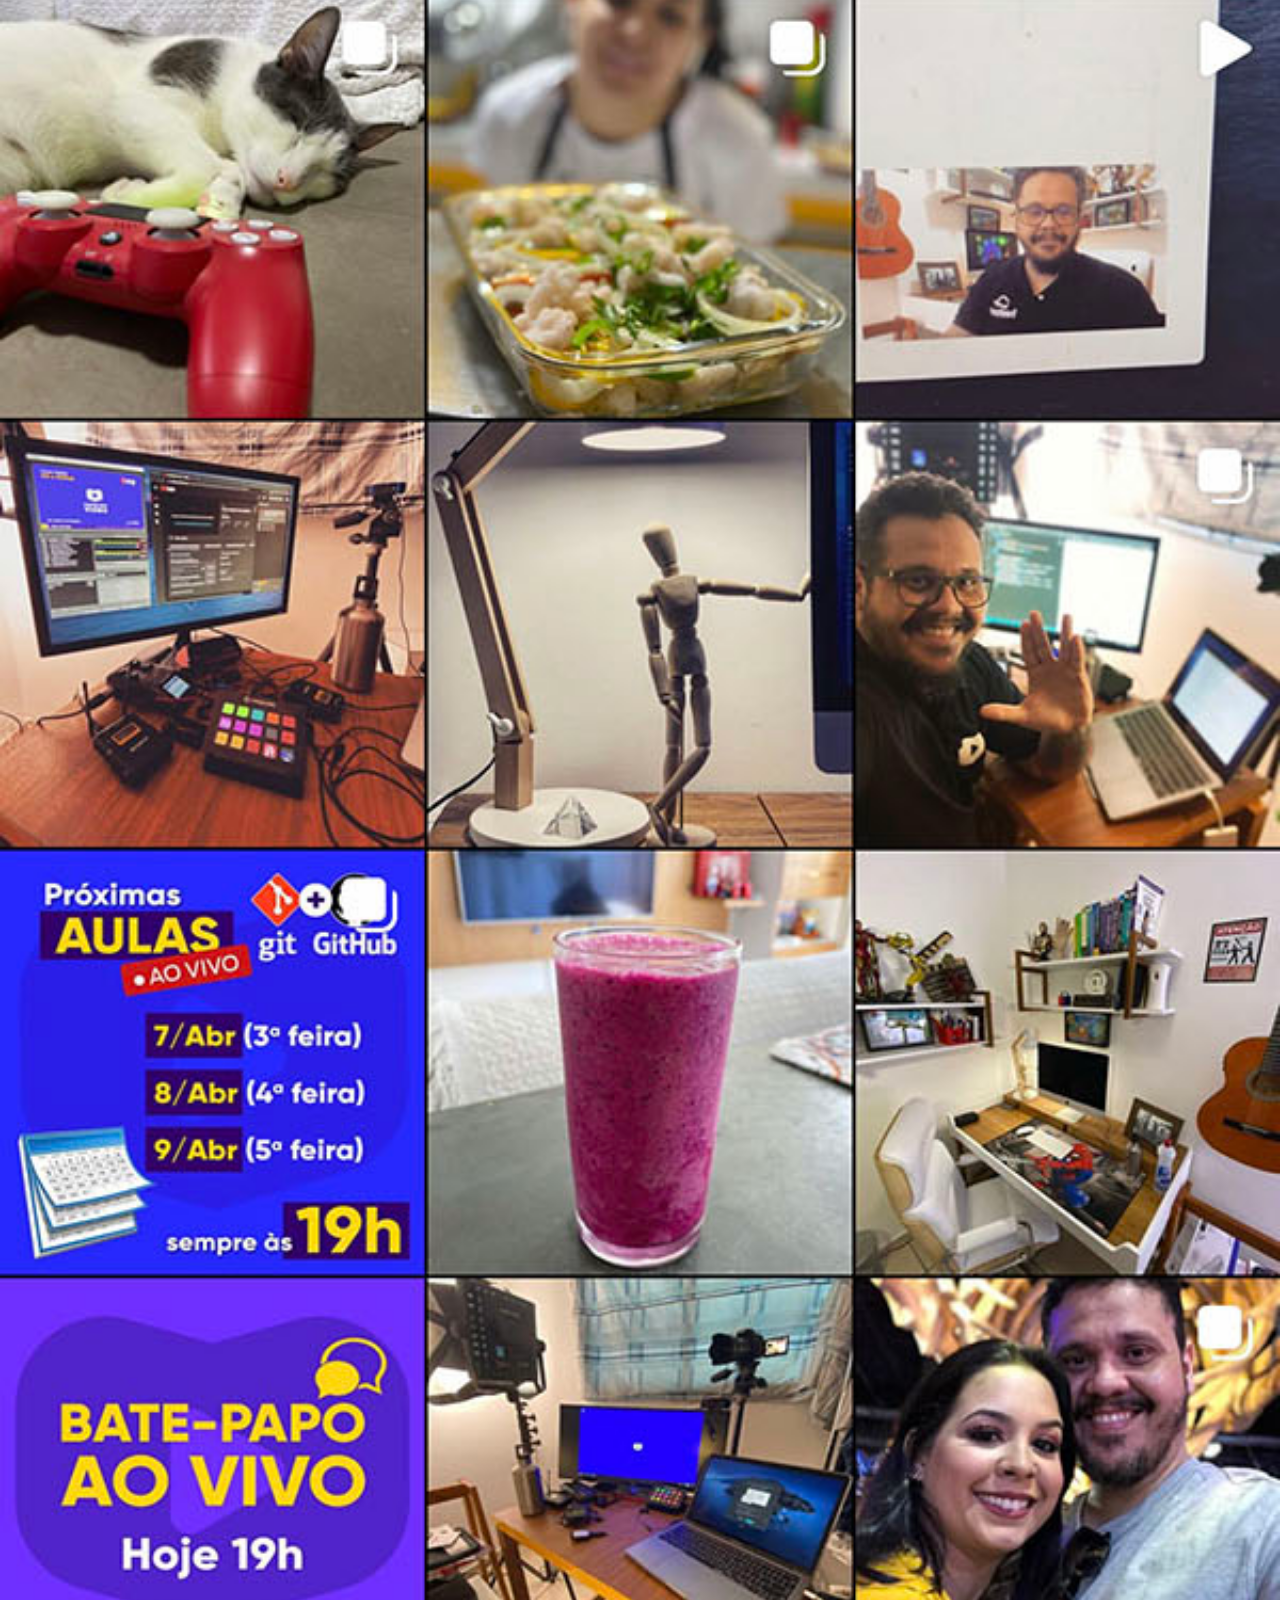
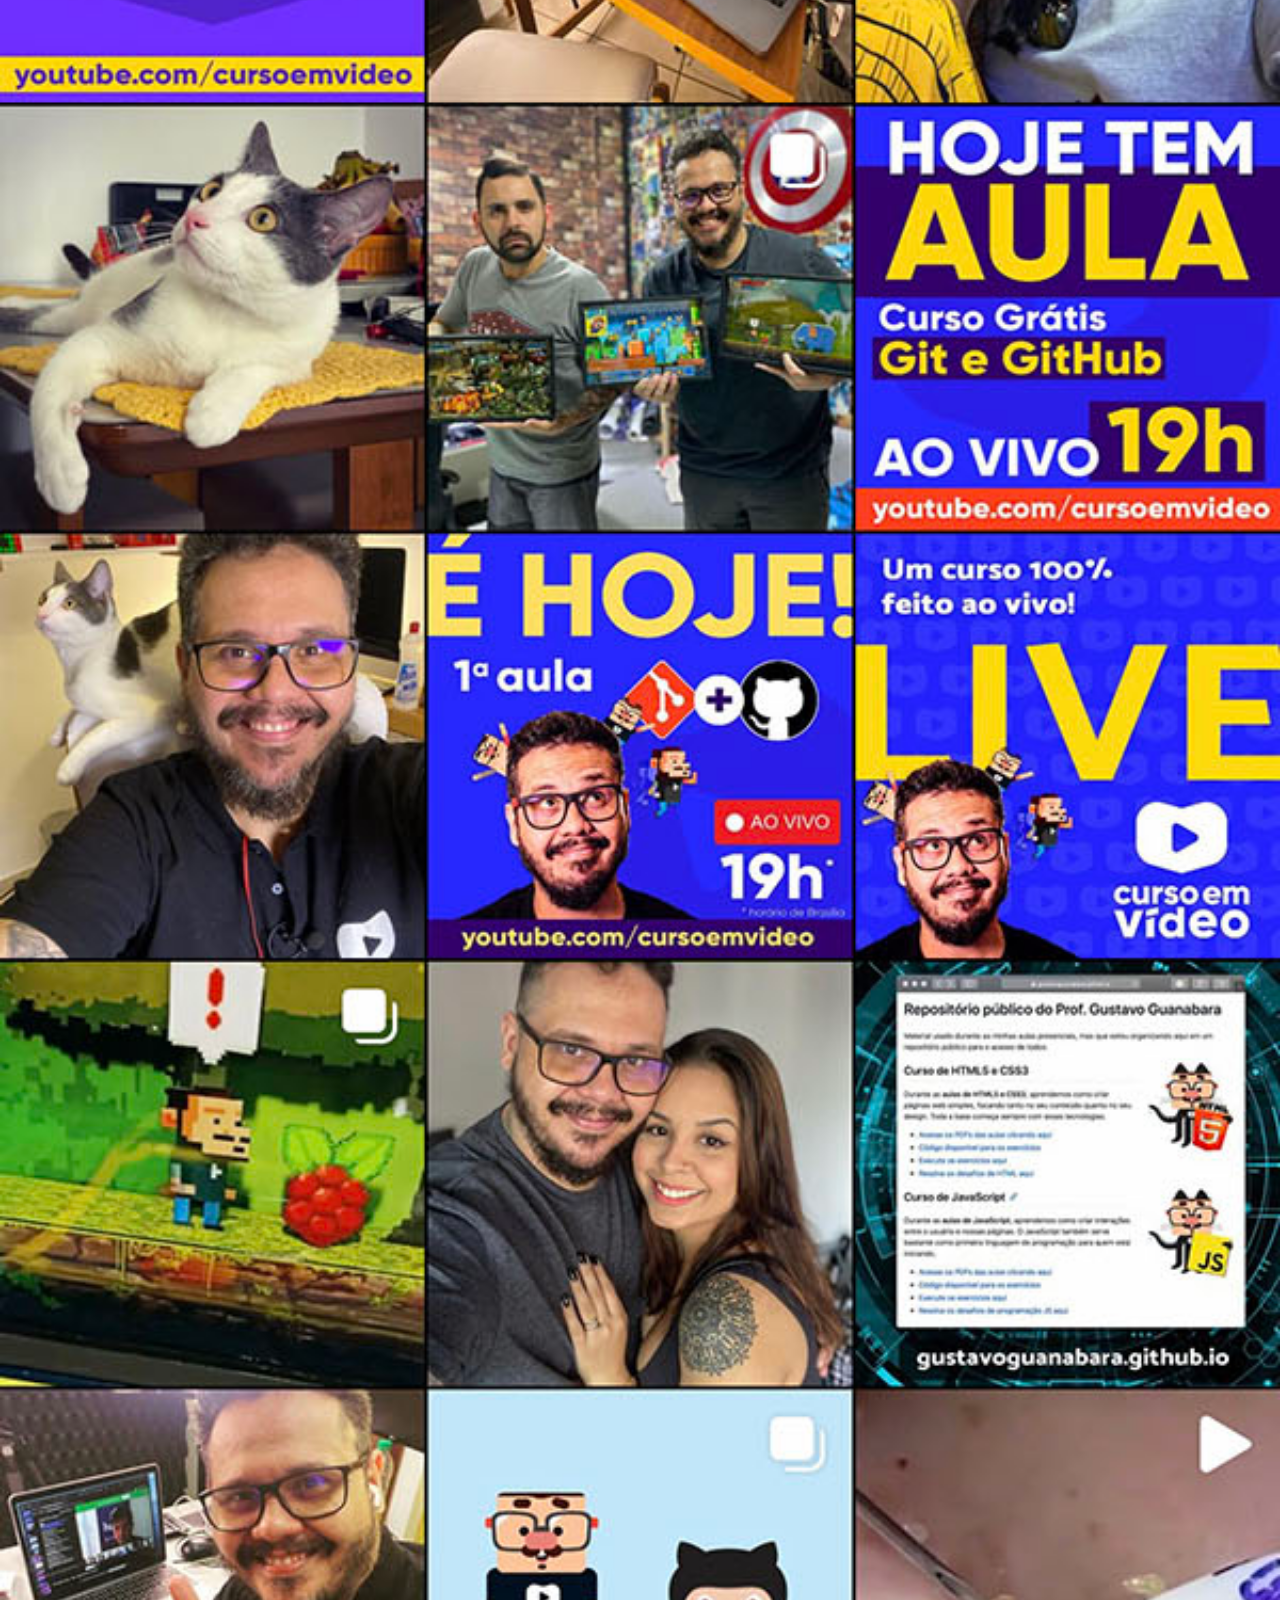
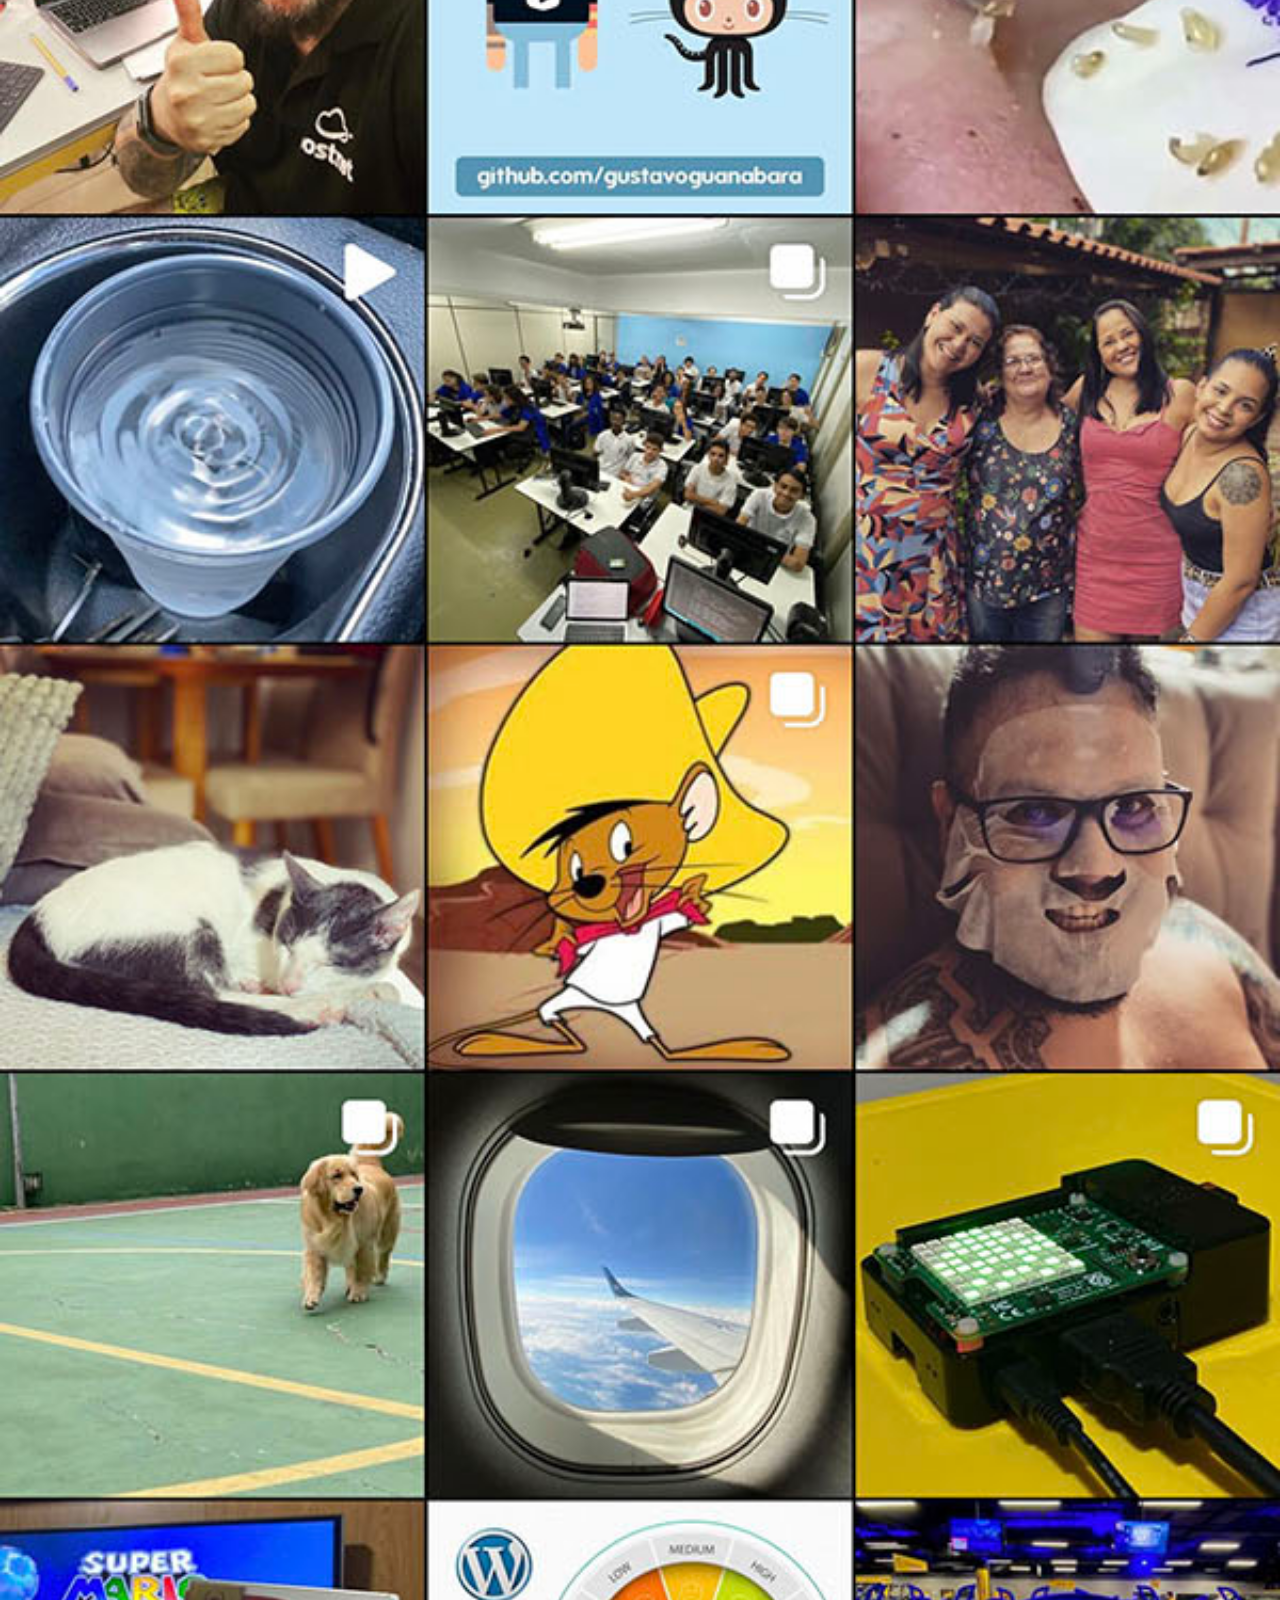
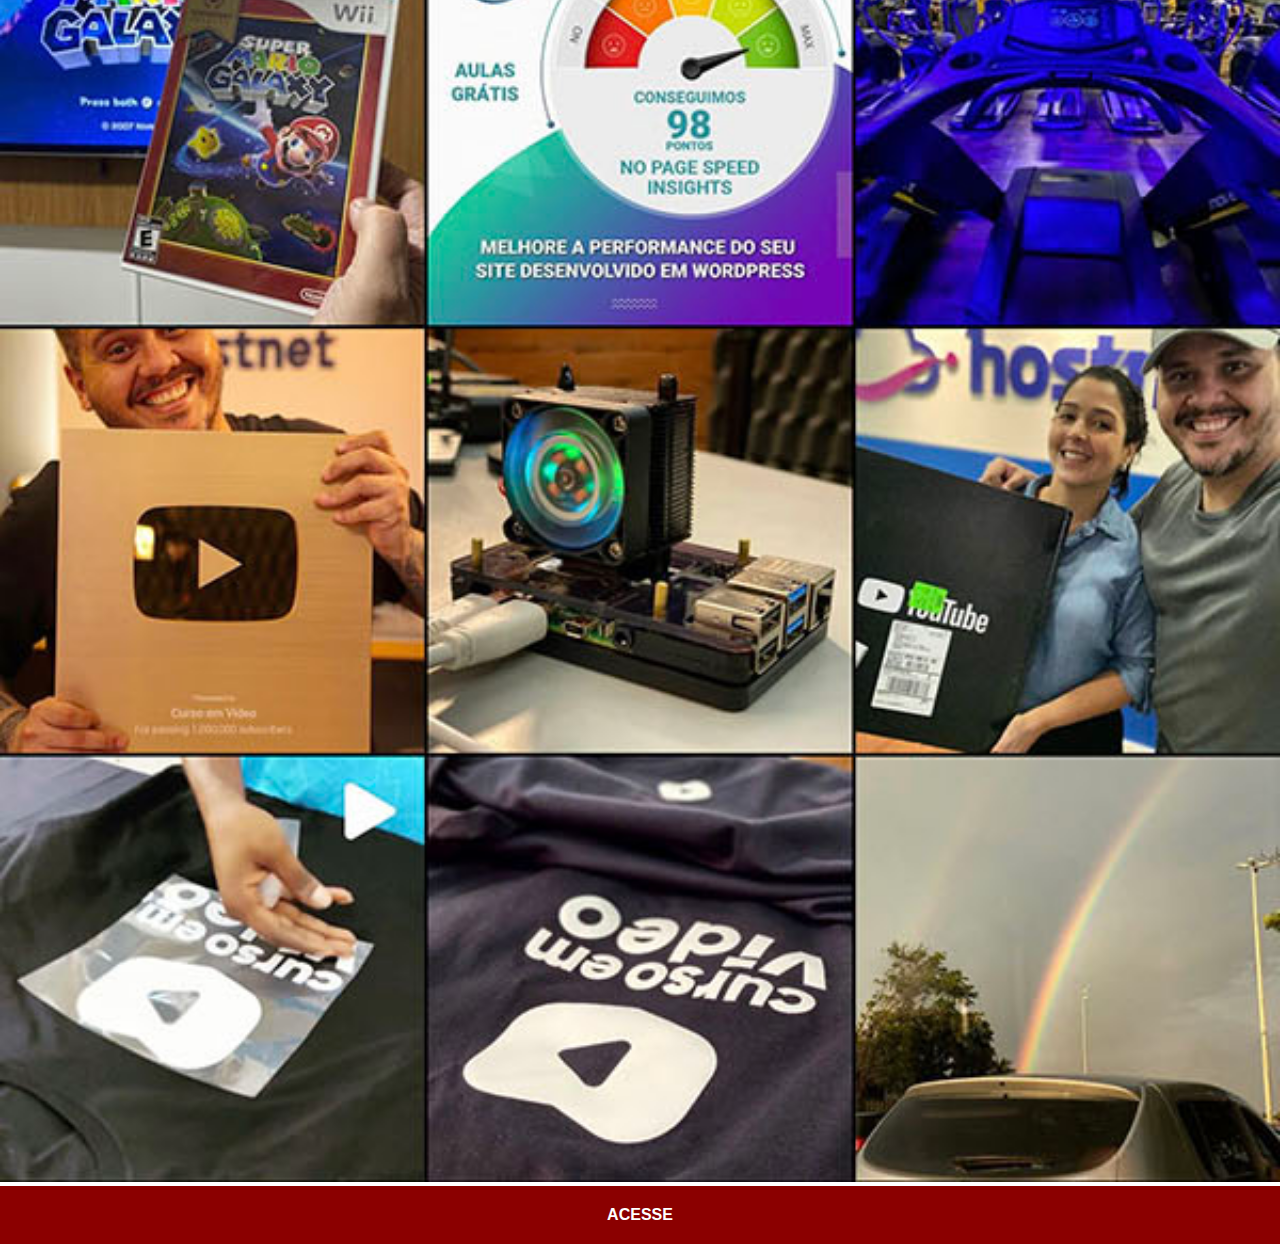
<file: instagram.html>
<!DOCTYPE html>
<html lang="pt-br">
<head>
    <meta charset="UTF-8">
    <meta http-equiv="X-UA-Compatible" content="IE=edge">
    <meta name="viewport" content="width=device-width, initial-scale=1.0">
    <title>Document</title>
    <link rel="stylesheet" href="estilos/social.css">
</head>
<body>
    <img src="imagens/tela-instagram.jpg" alt="Instagram">
    <a href="https://www.instagram.com/alessandrogbsanches/"target="_blank">ACESSE</a>
</body>
</html>
</file>
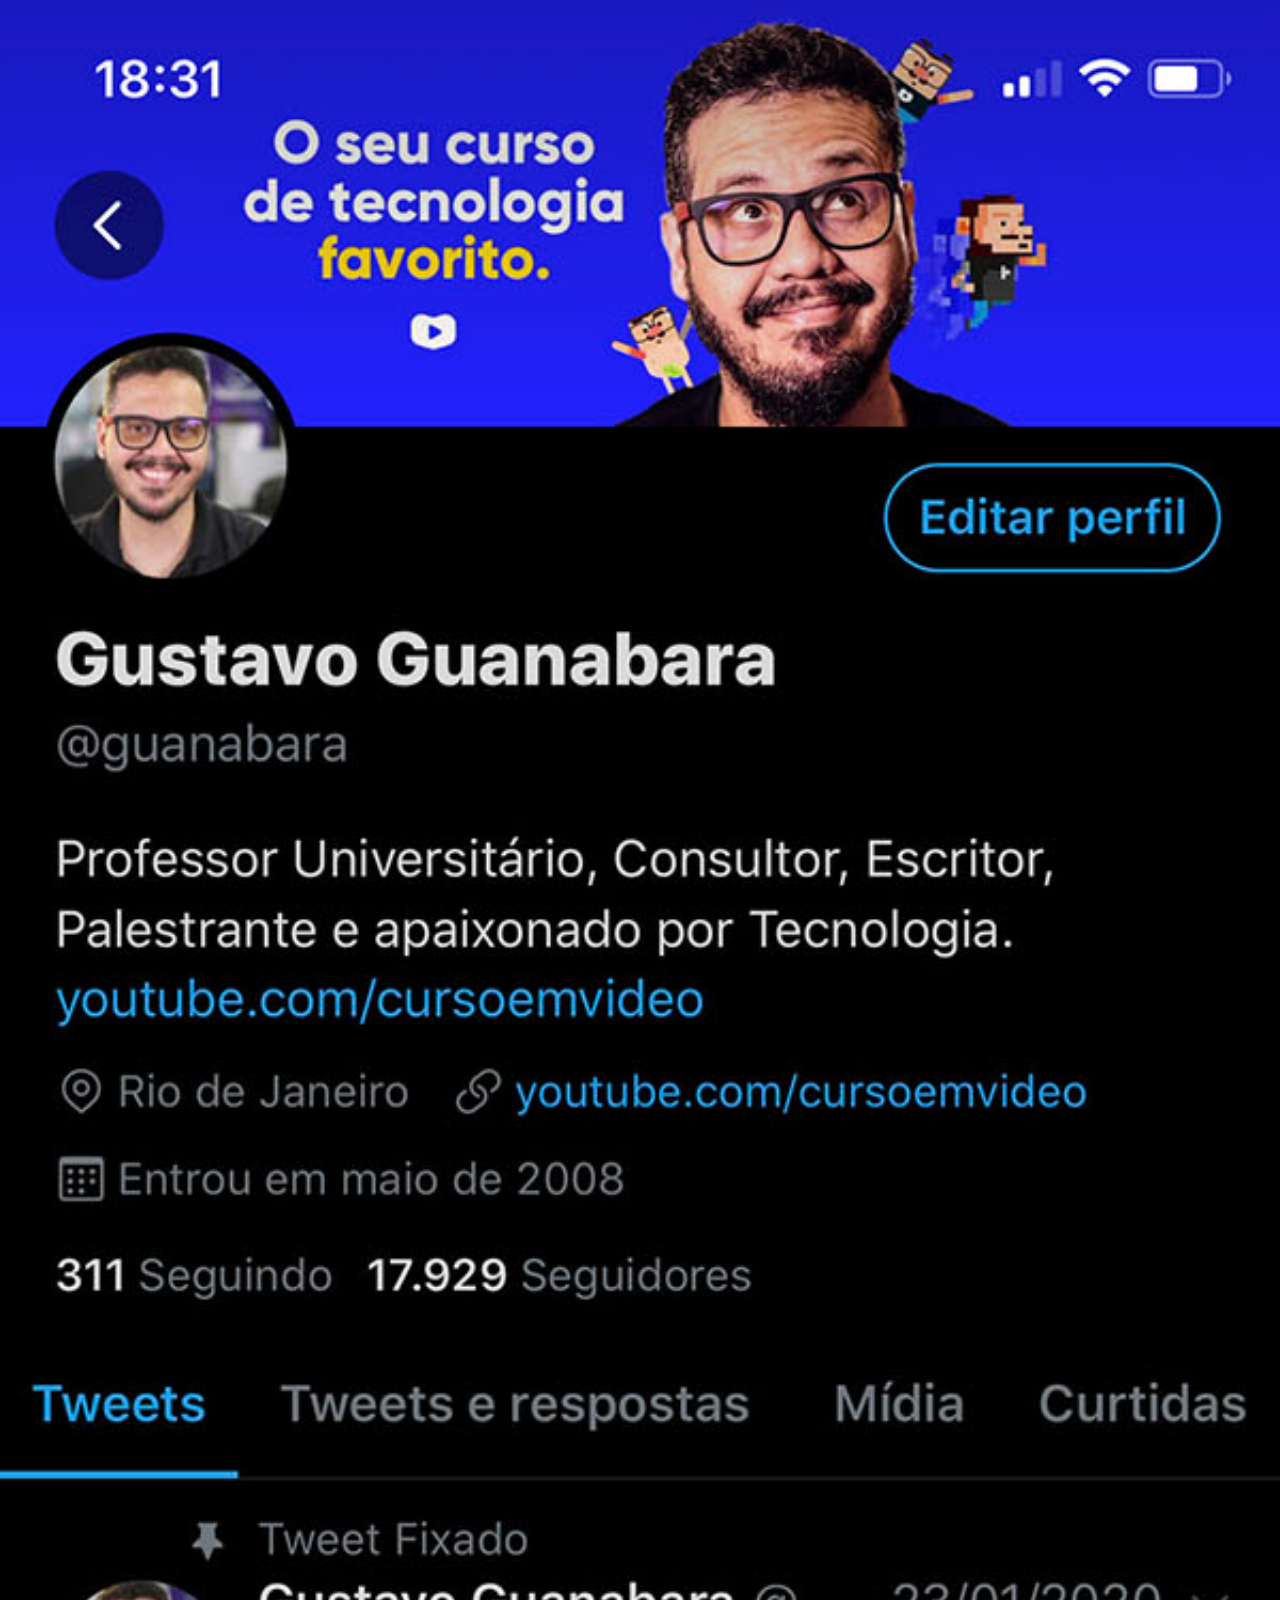
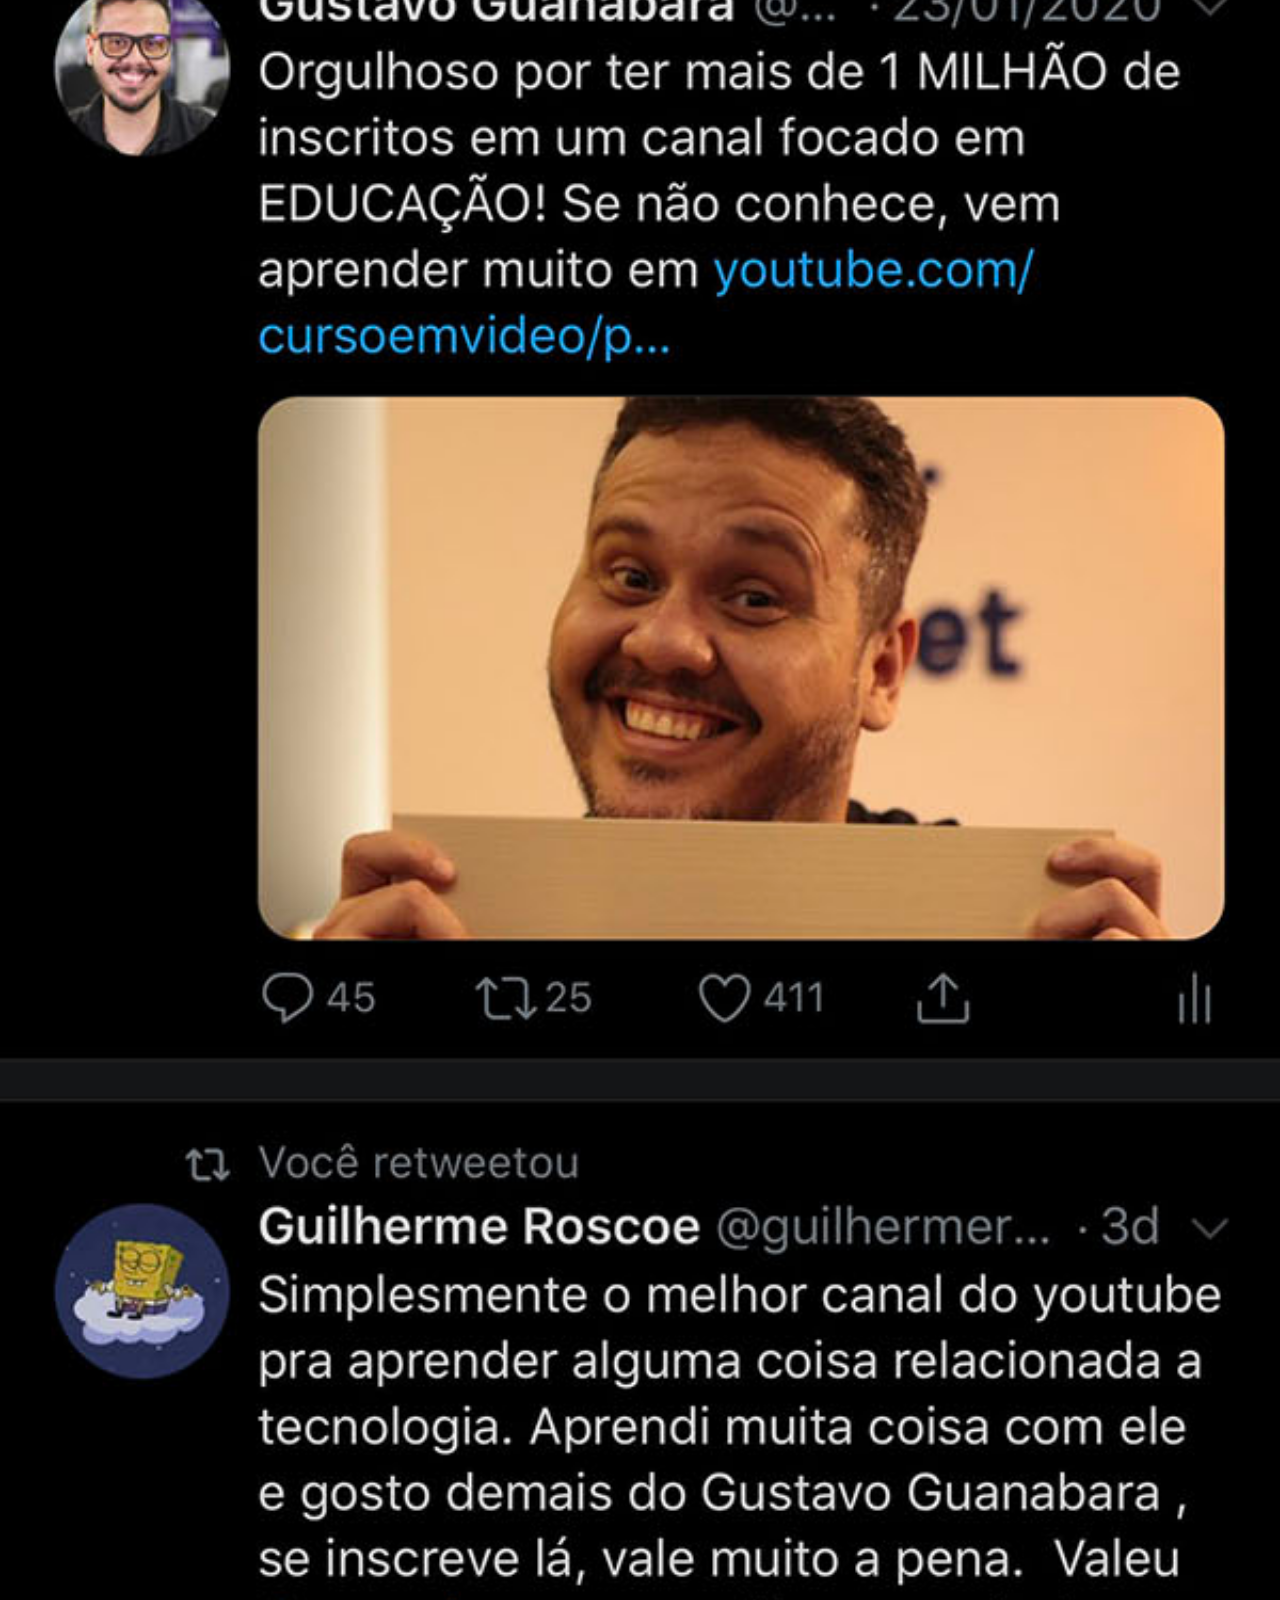
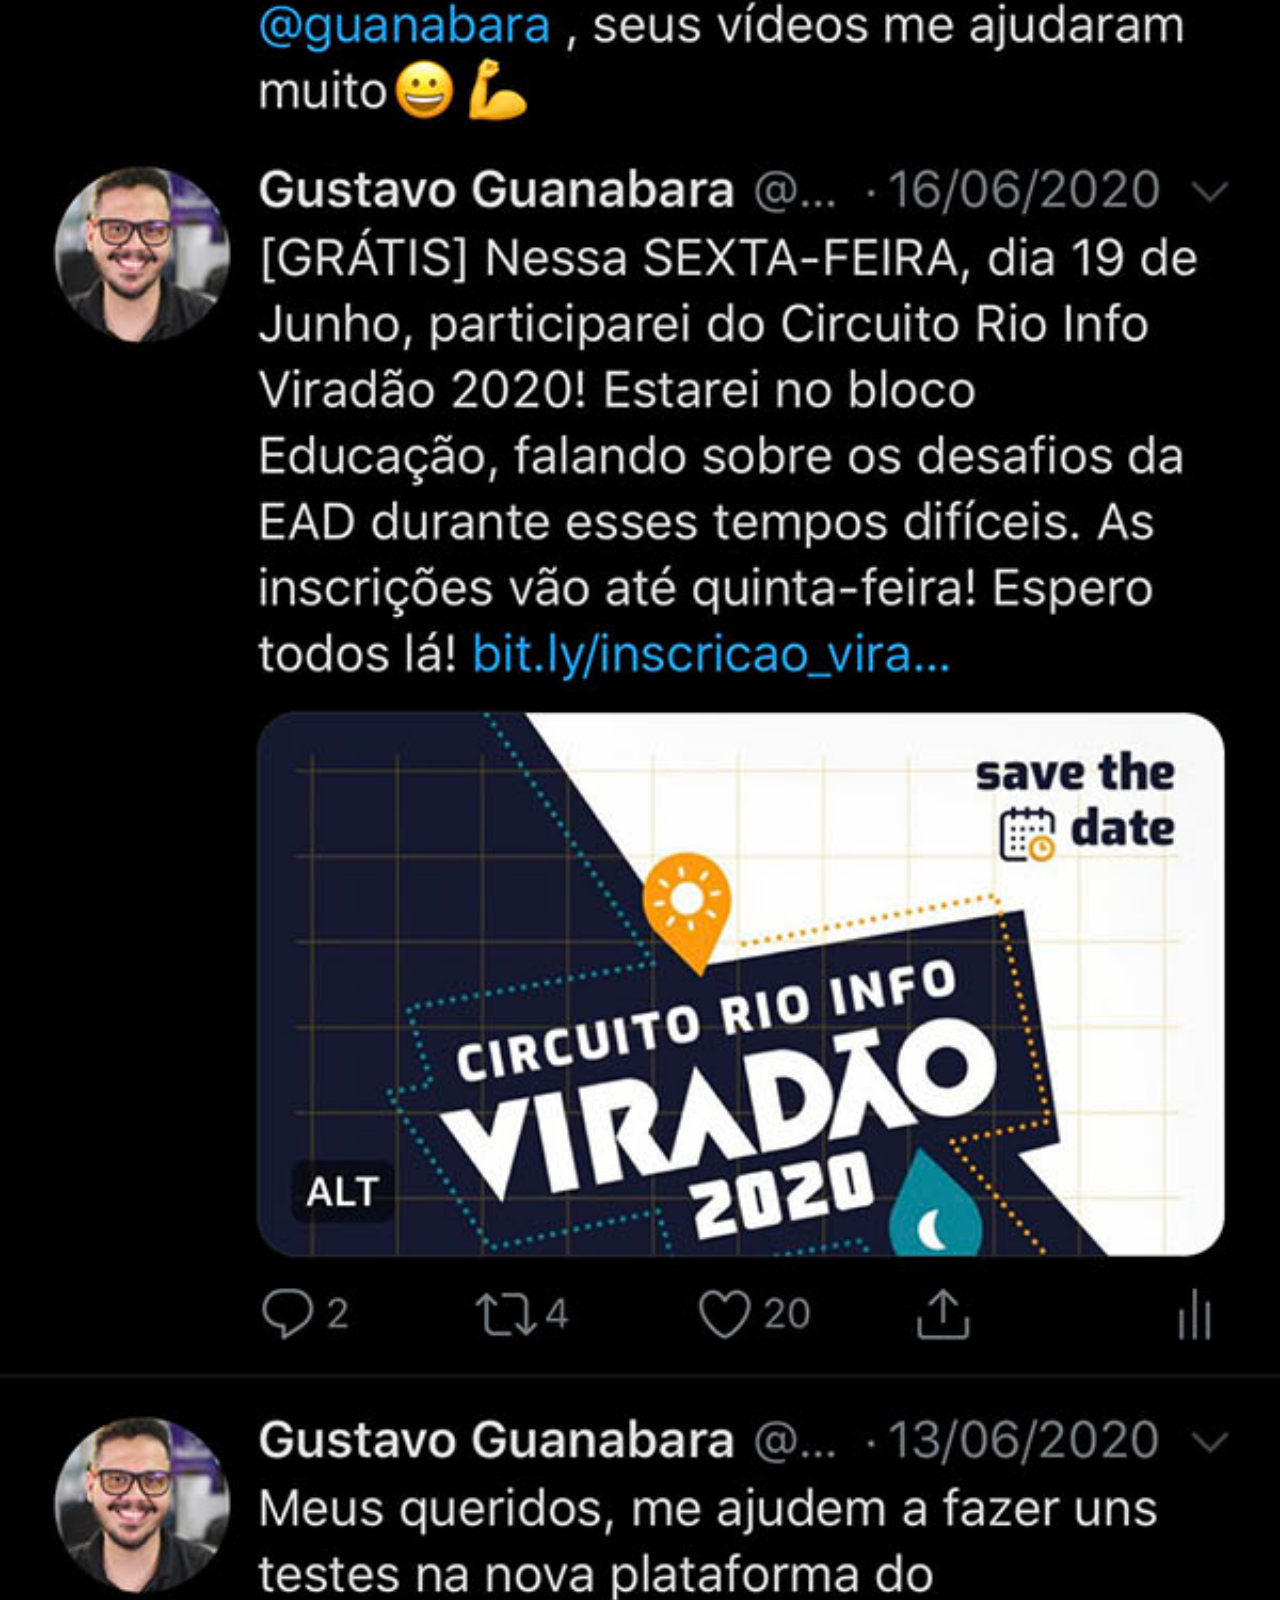
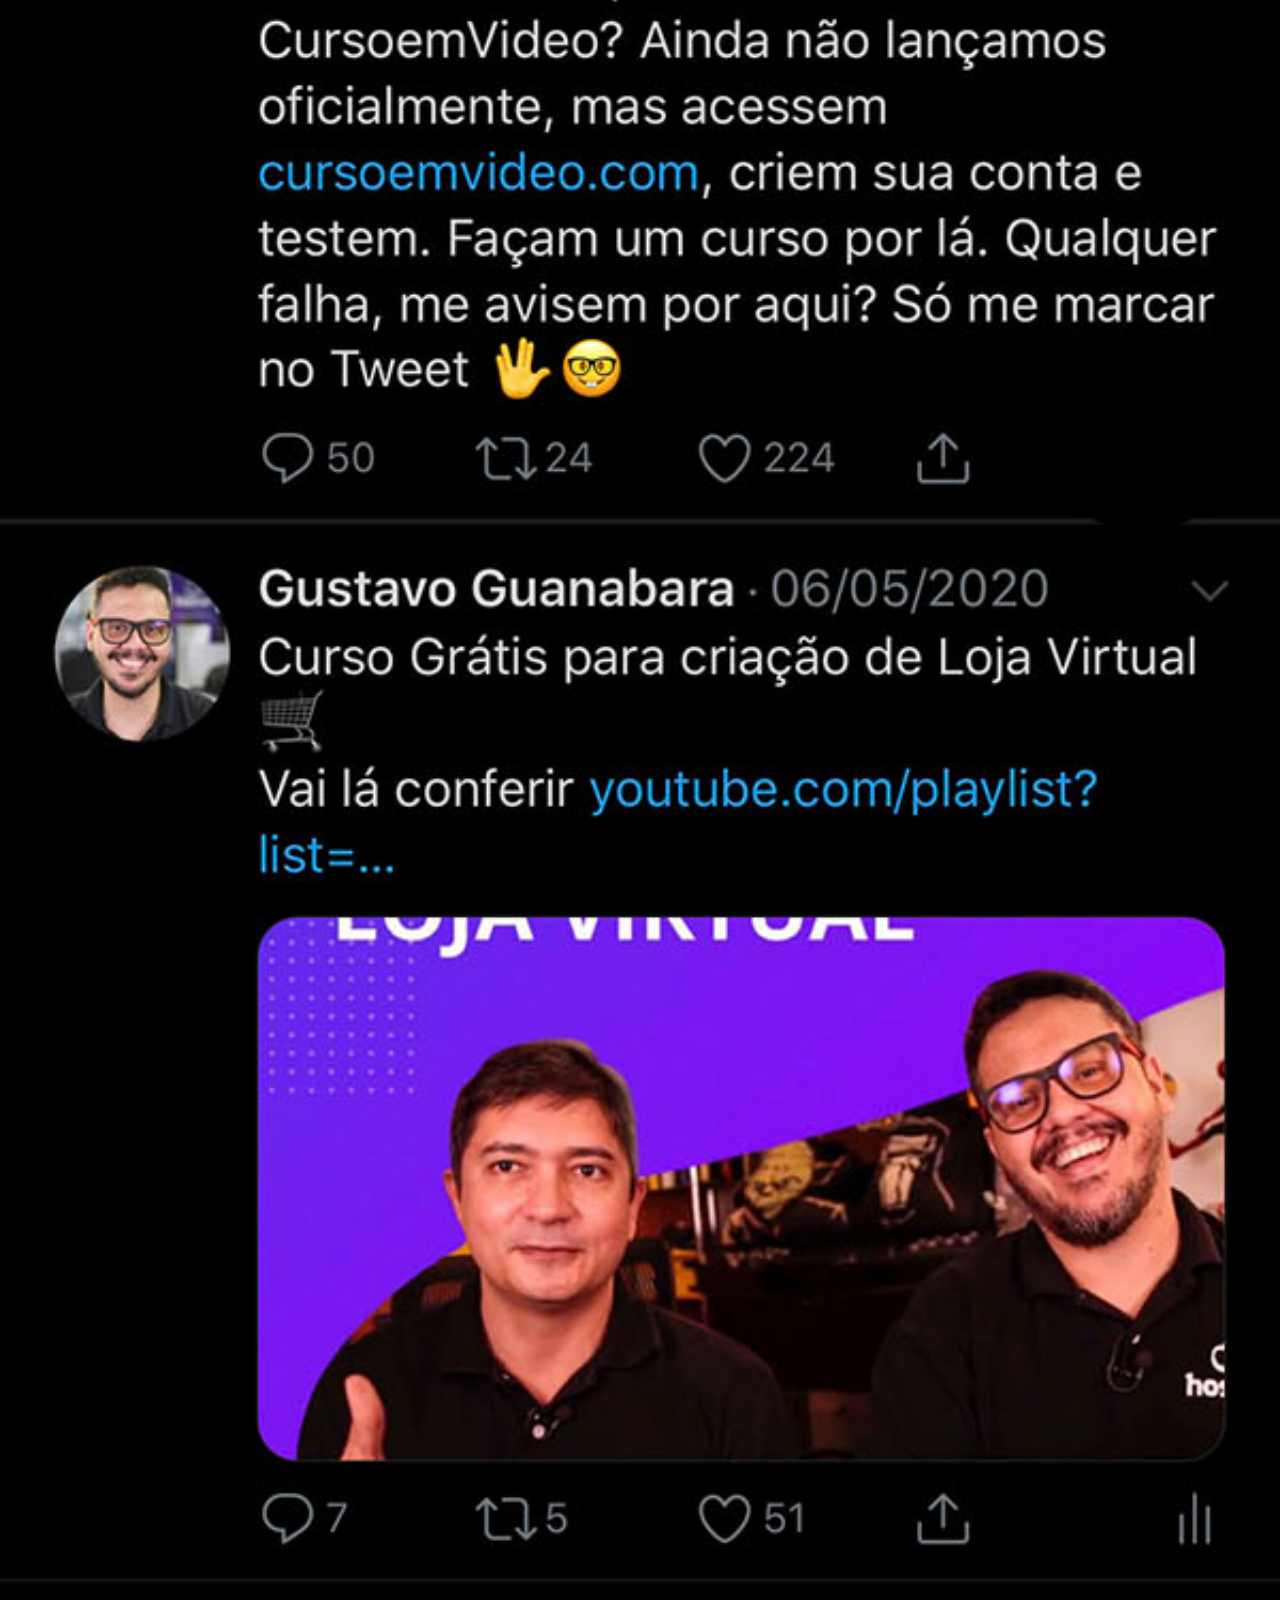
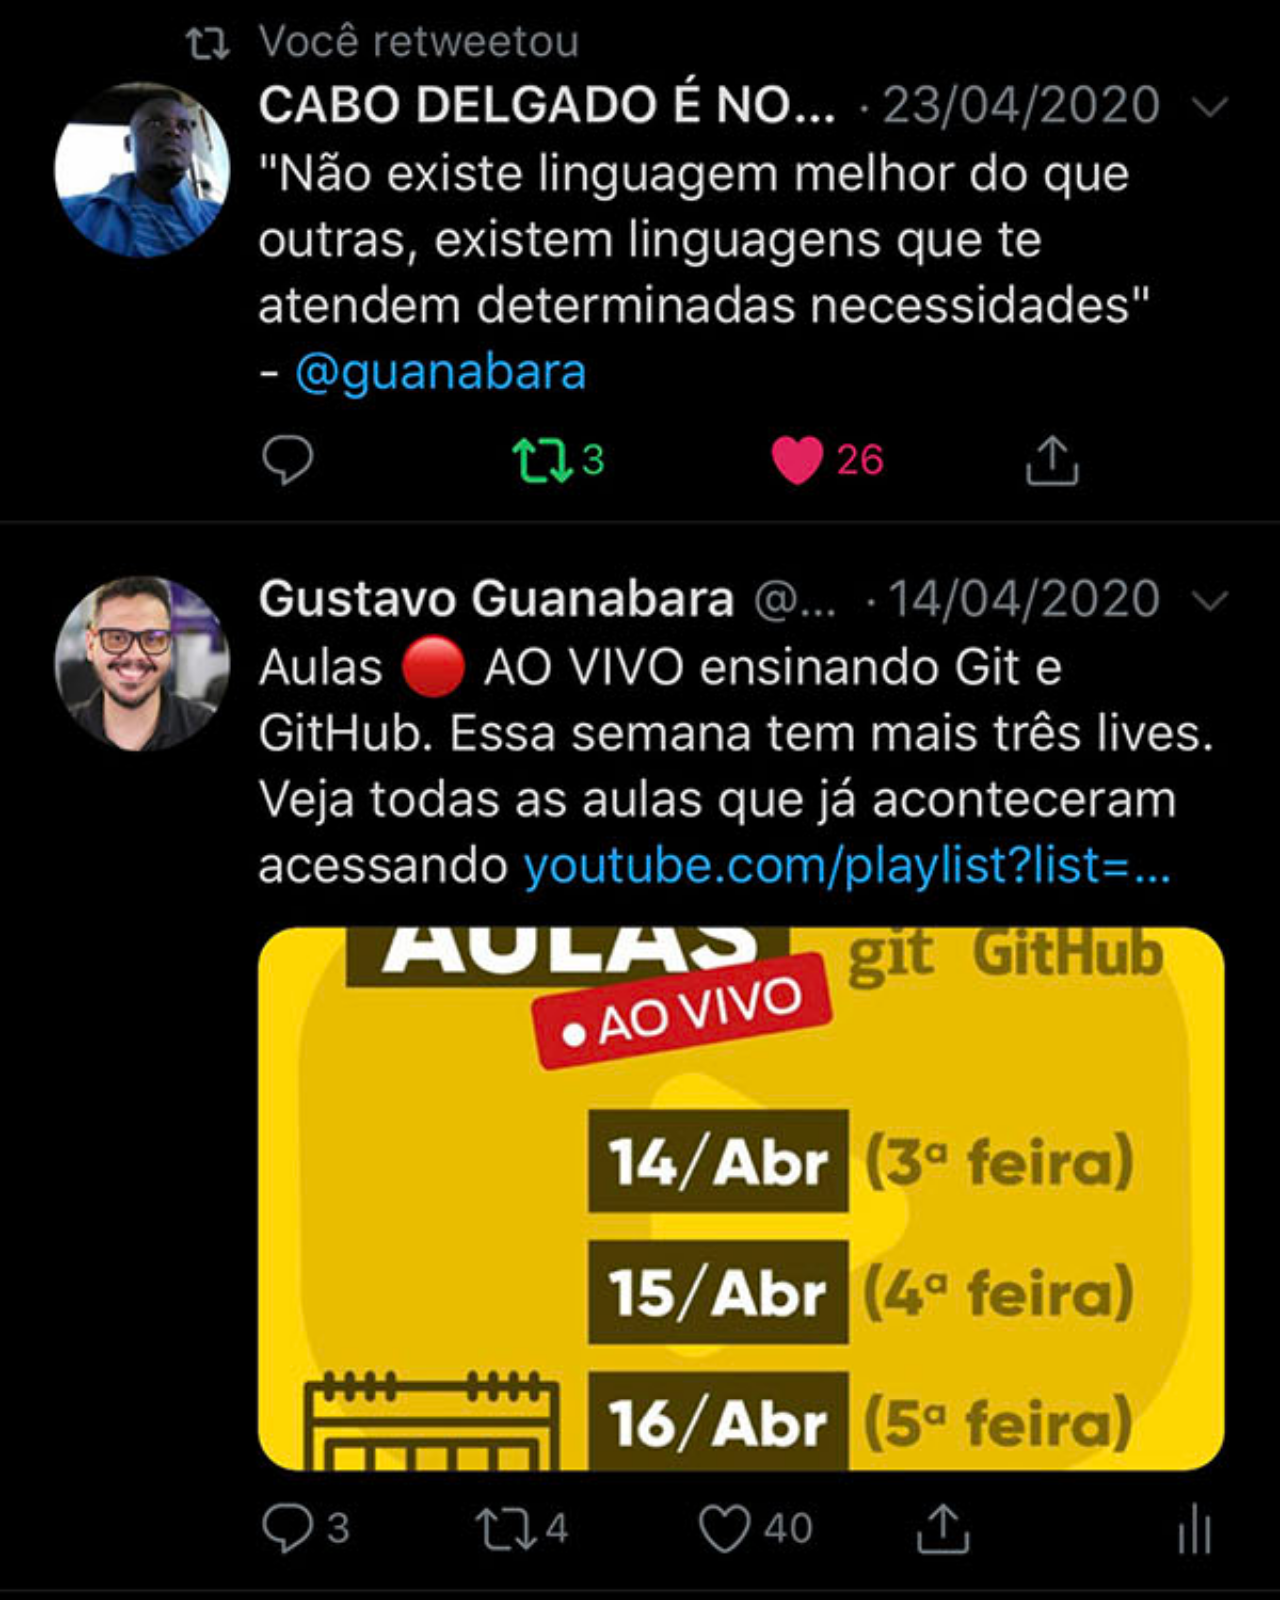
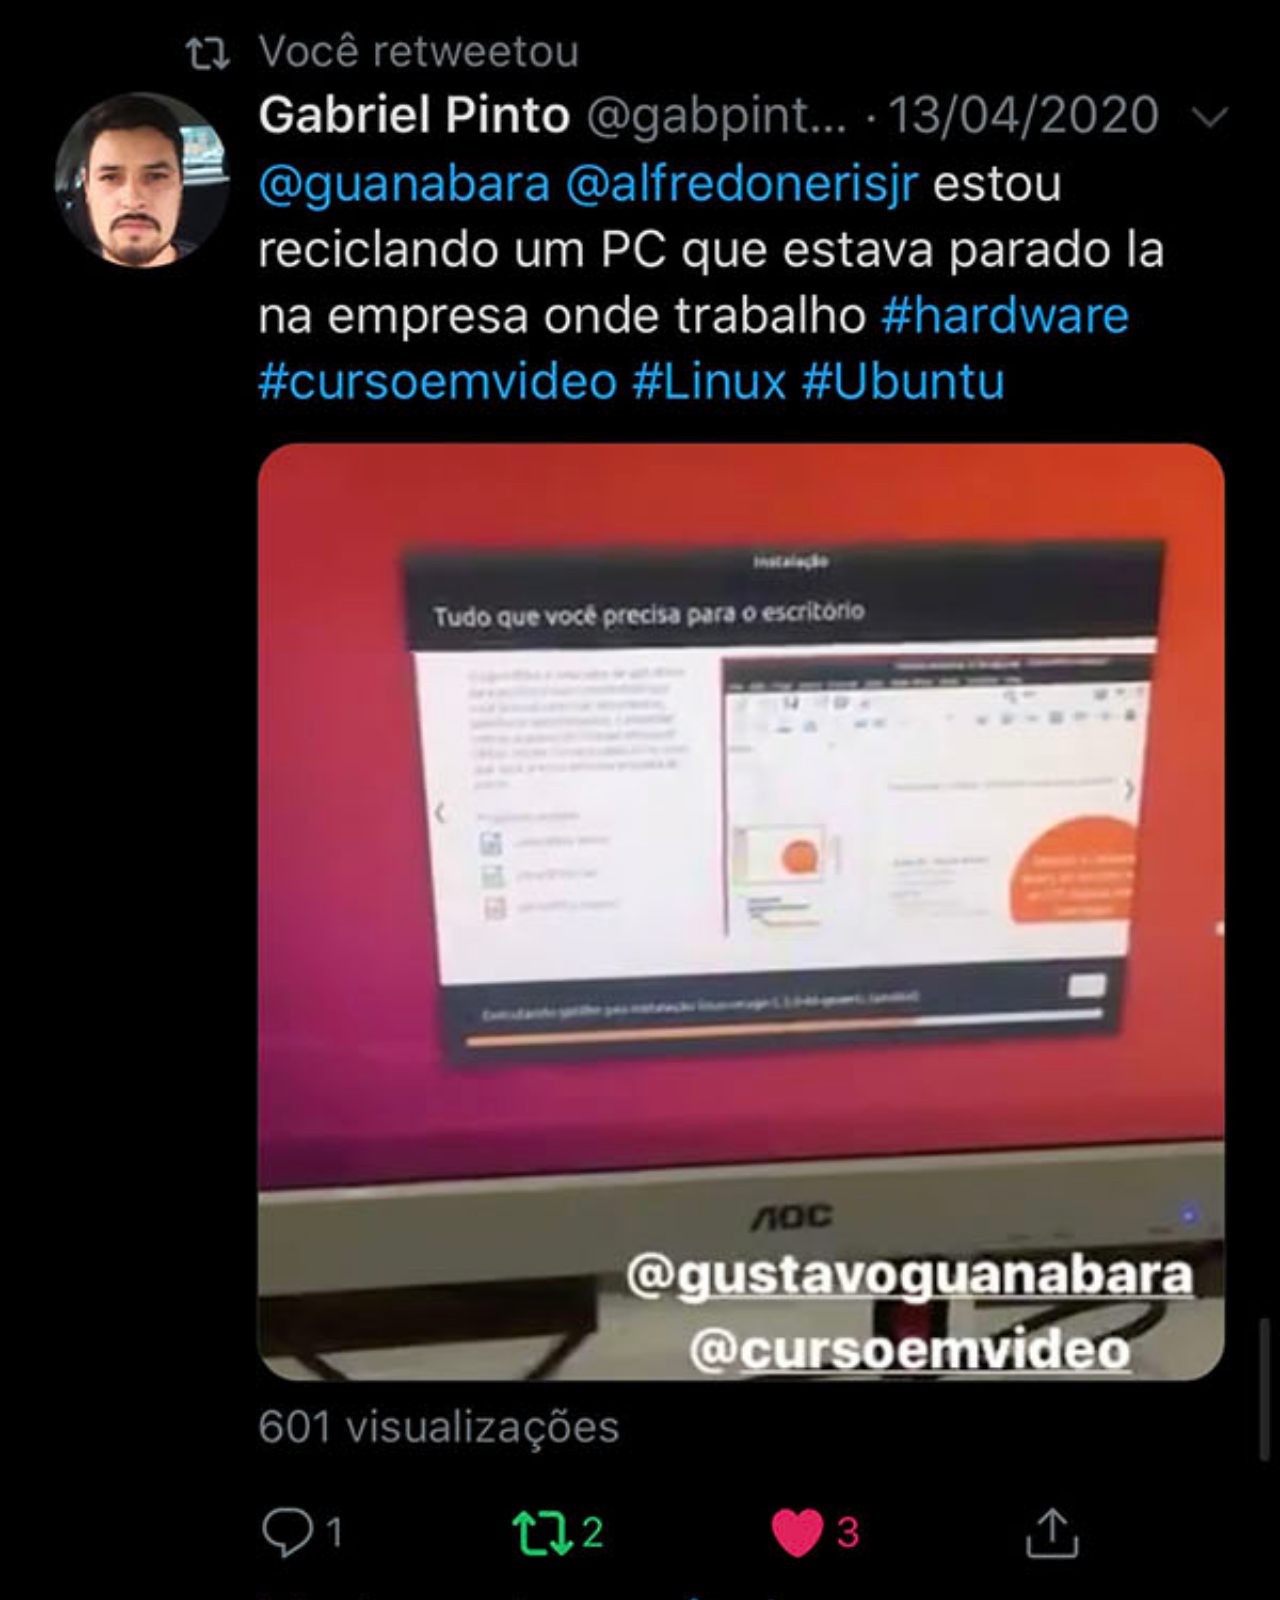
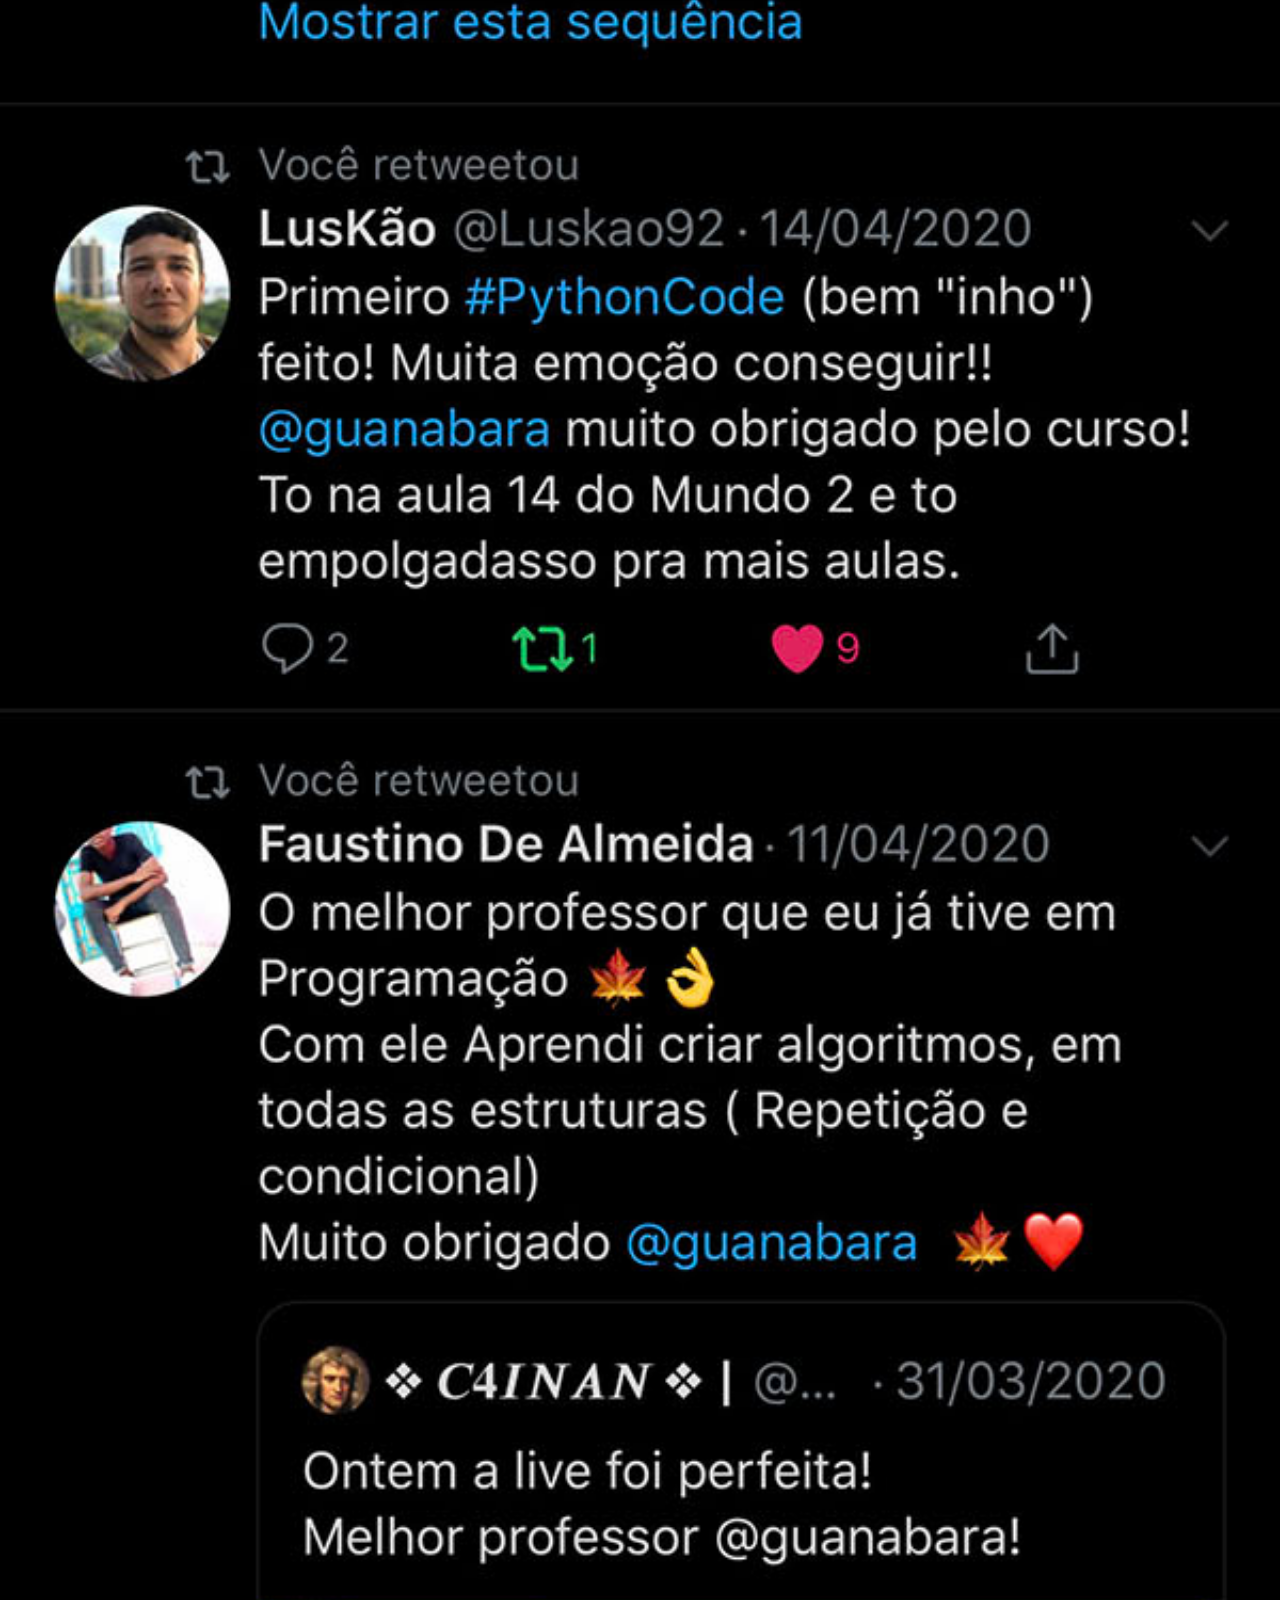
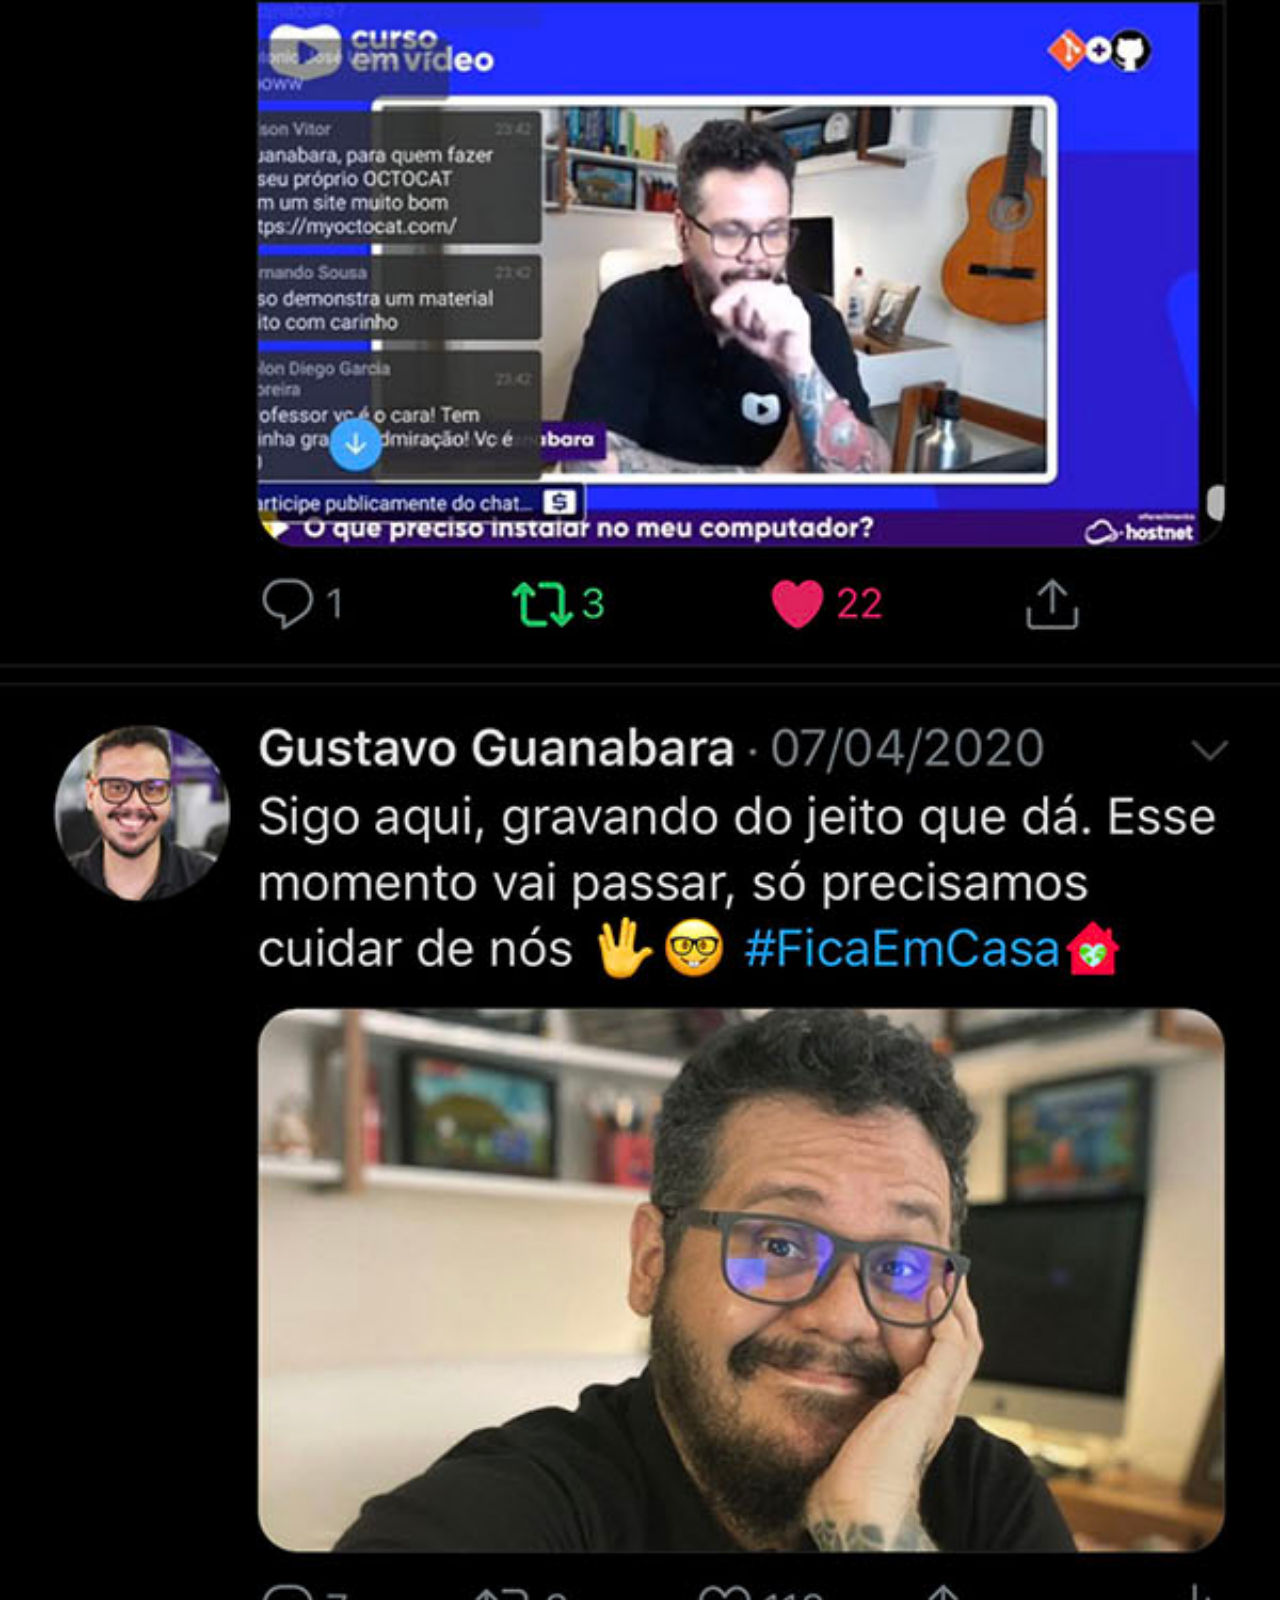
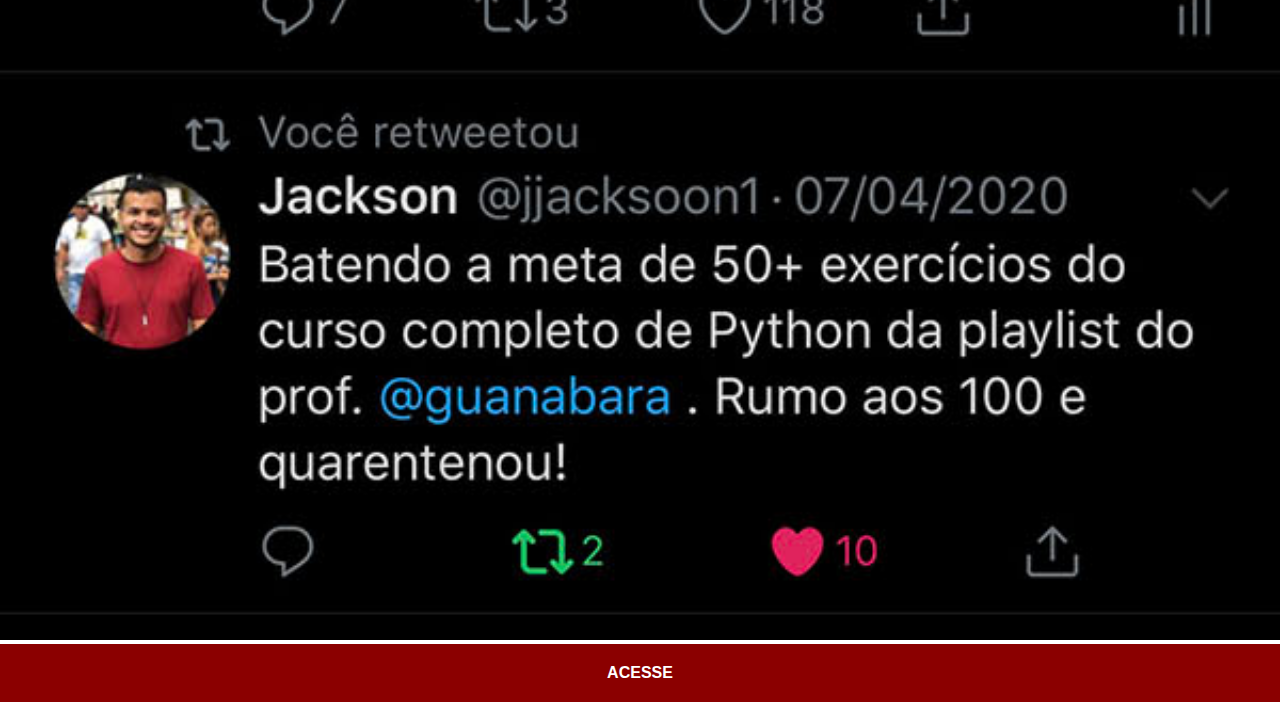
<file: twitter.html>
<!DOCTYPE html>
<html lang="pt-br">
<head>
    <meta charset="UTF-8">
    <meta http-equiv="X-UA-Compatible" content="IE=edge">
    <meta name="viewport" content="width=device-width, initial-scale=1.0">
    <title>Document</title>
    <link rel="stylesheet" href="estilos/social.css">
</head>
<body>
    <img src="imagens/tela-twitter.jpg" alt="Twitter">
    <a href="https://twitter.com/guanabara"target="_blank">ACESSE</a>
</body>
</html>
</file>
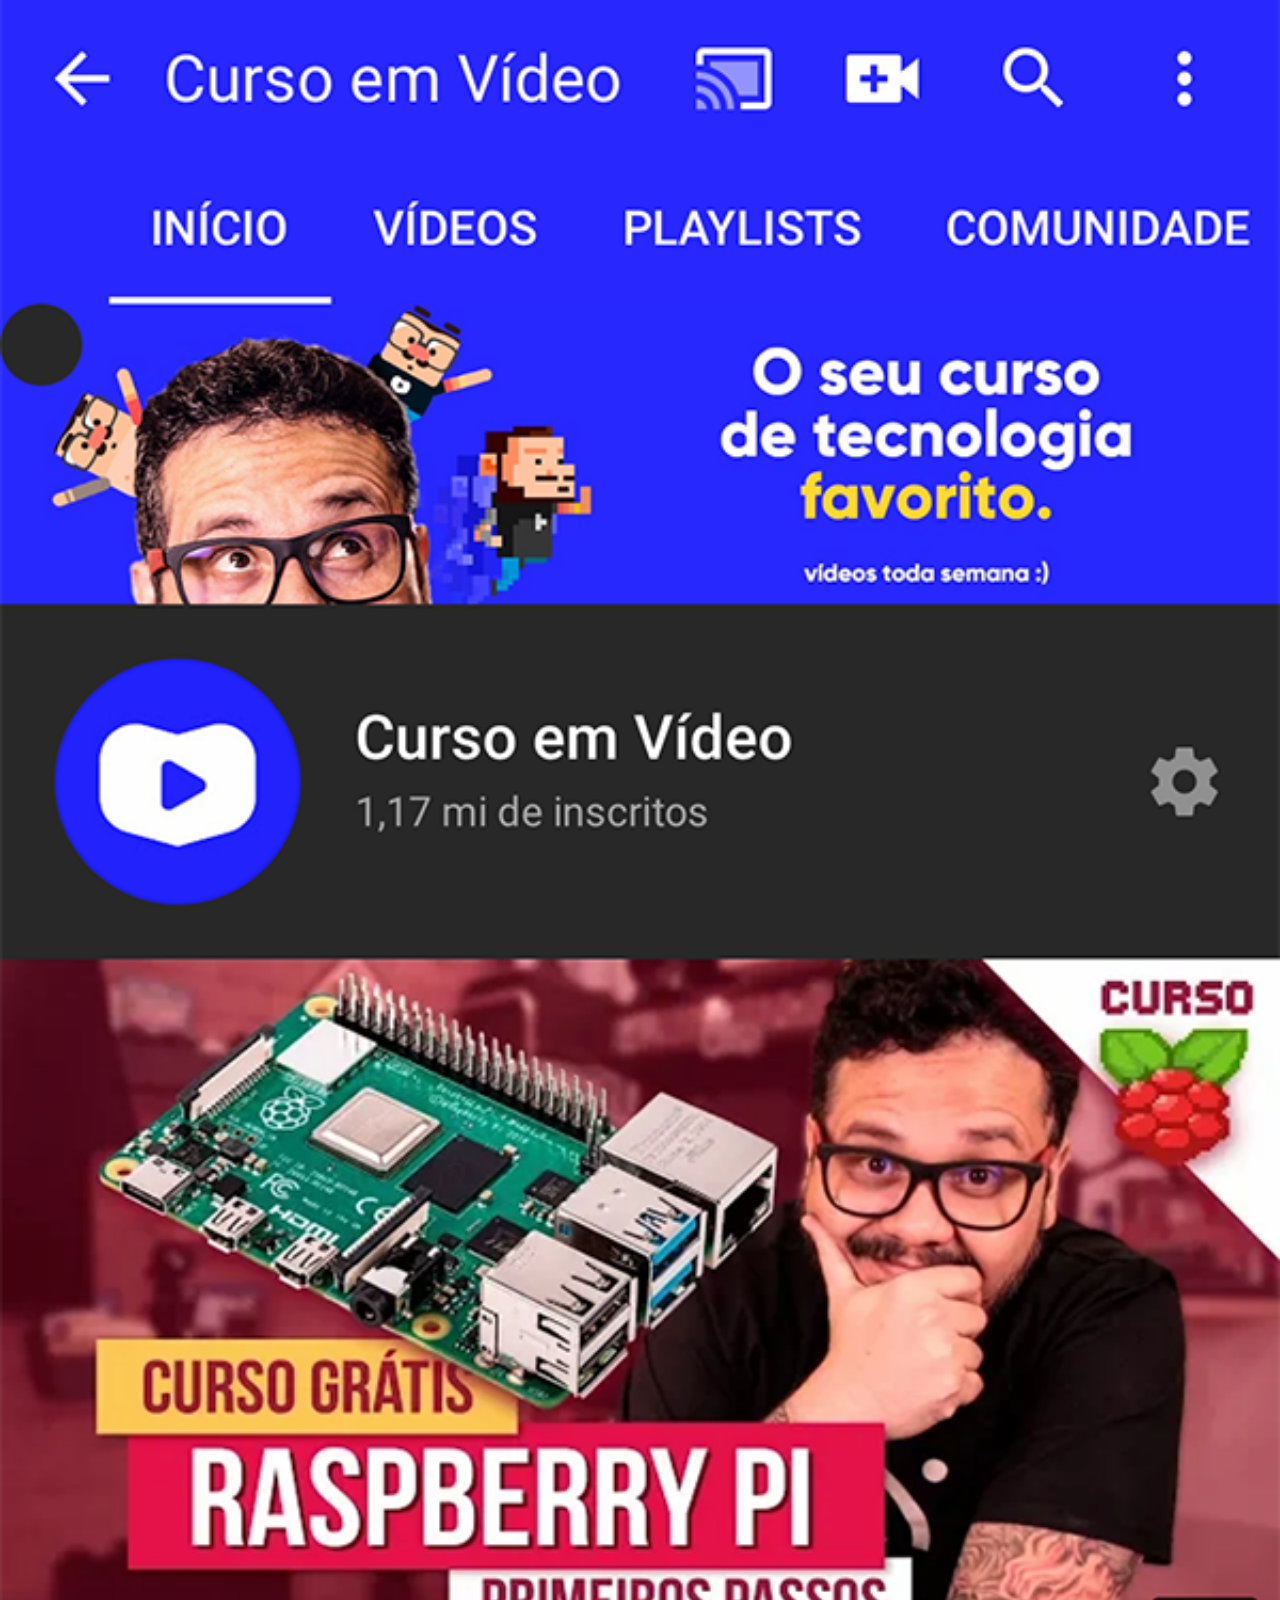
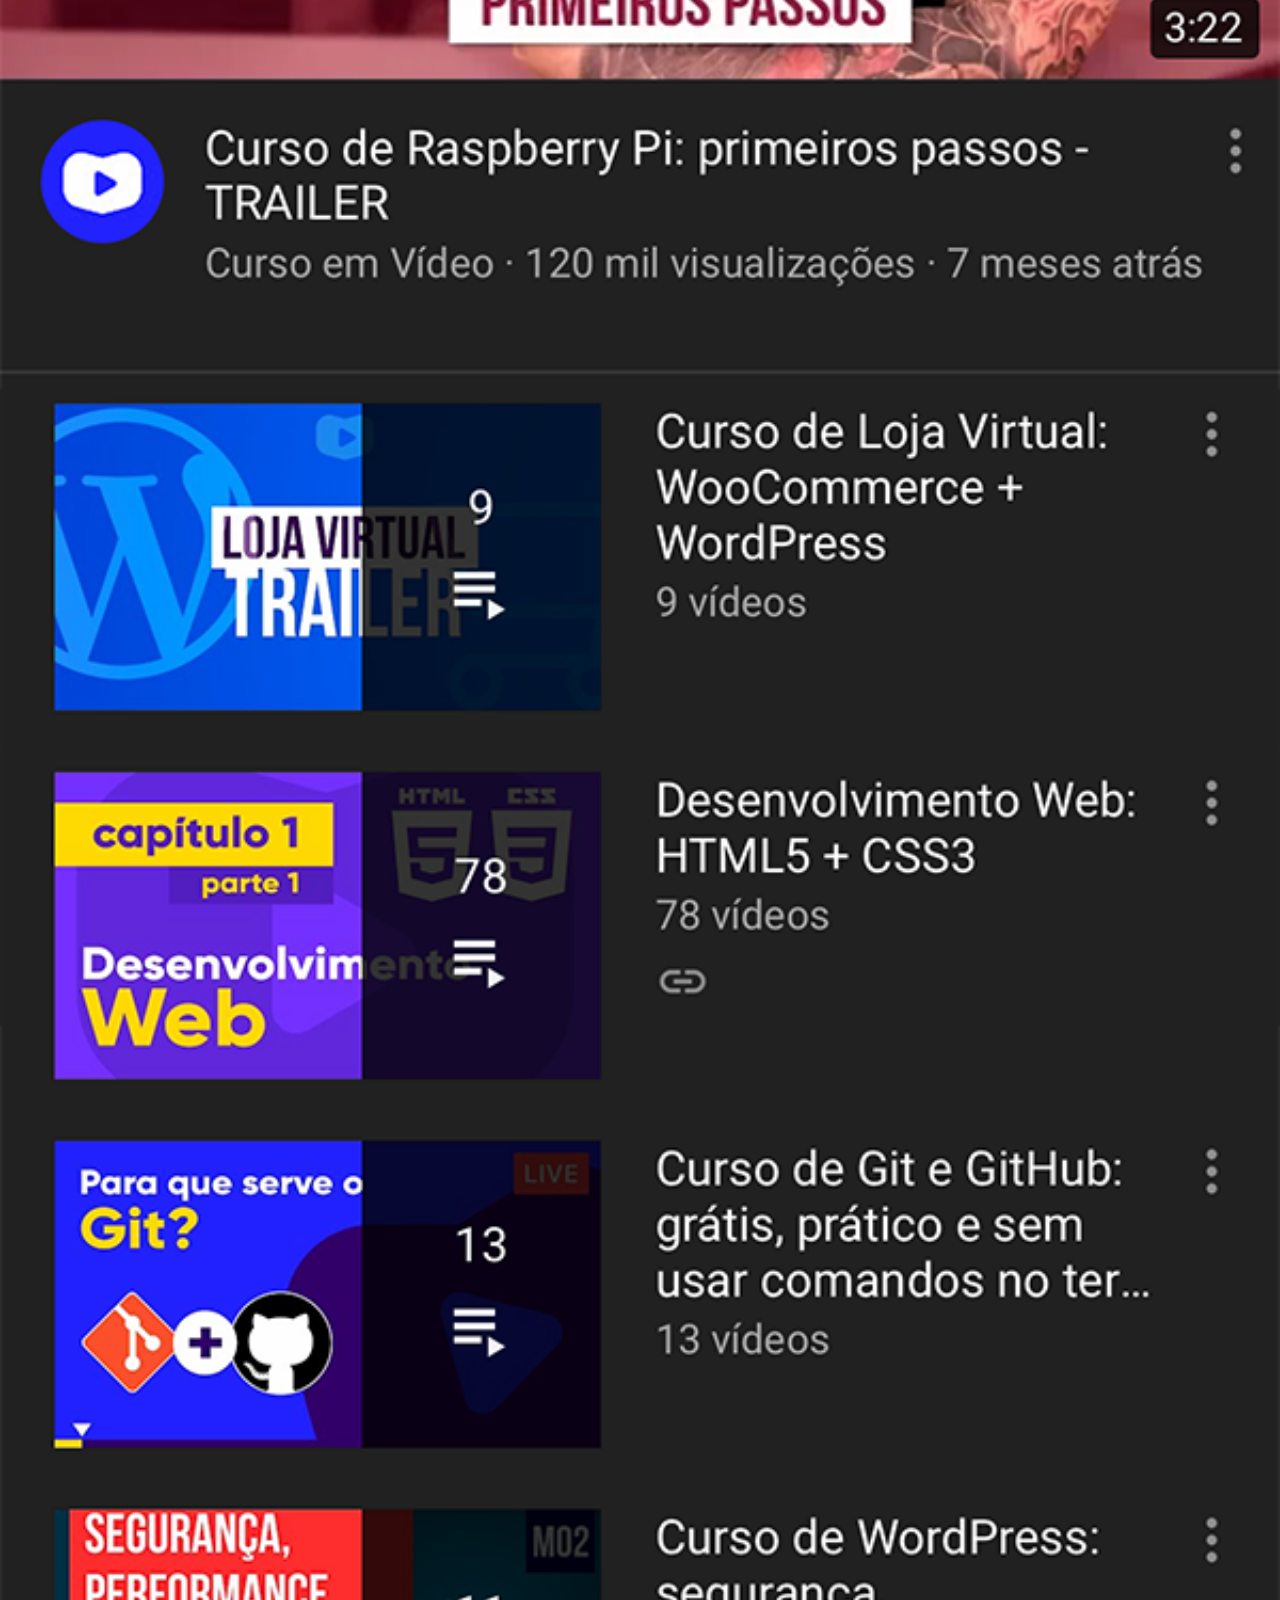
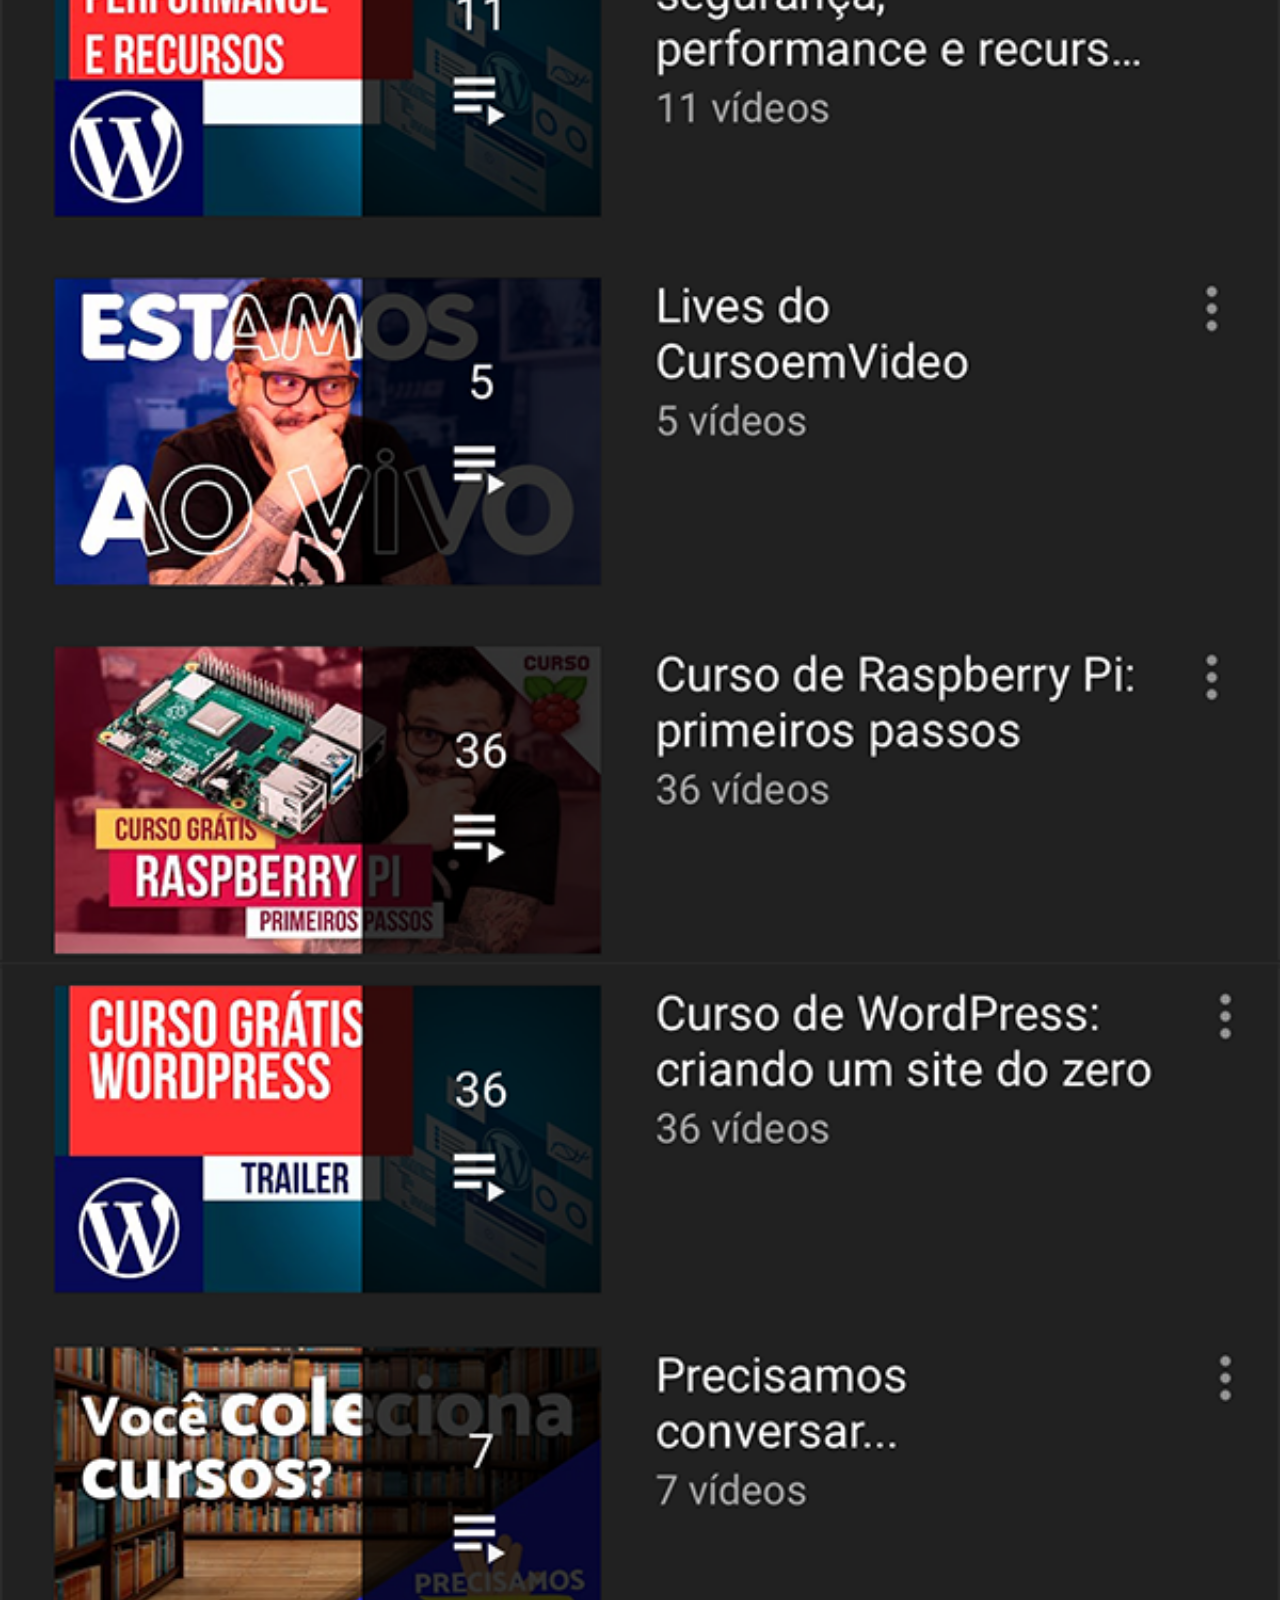
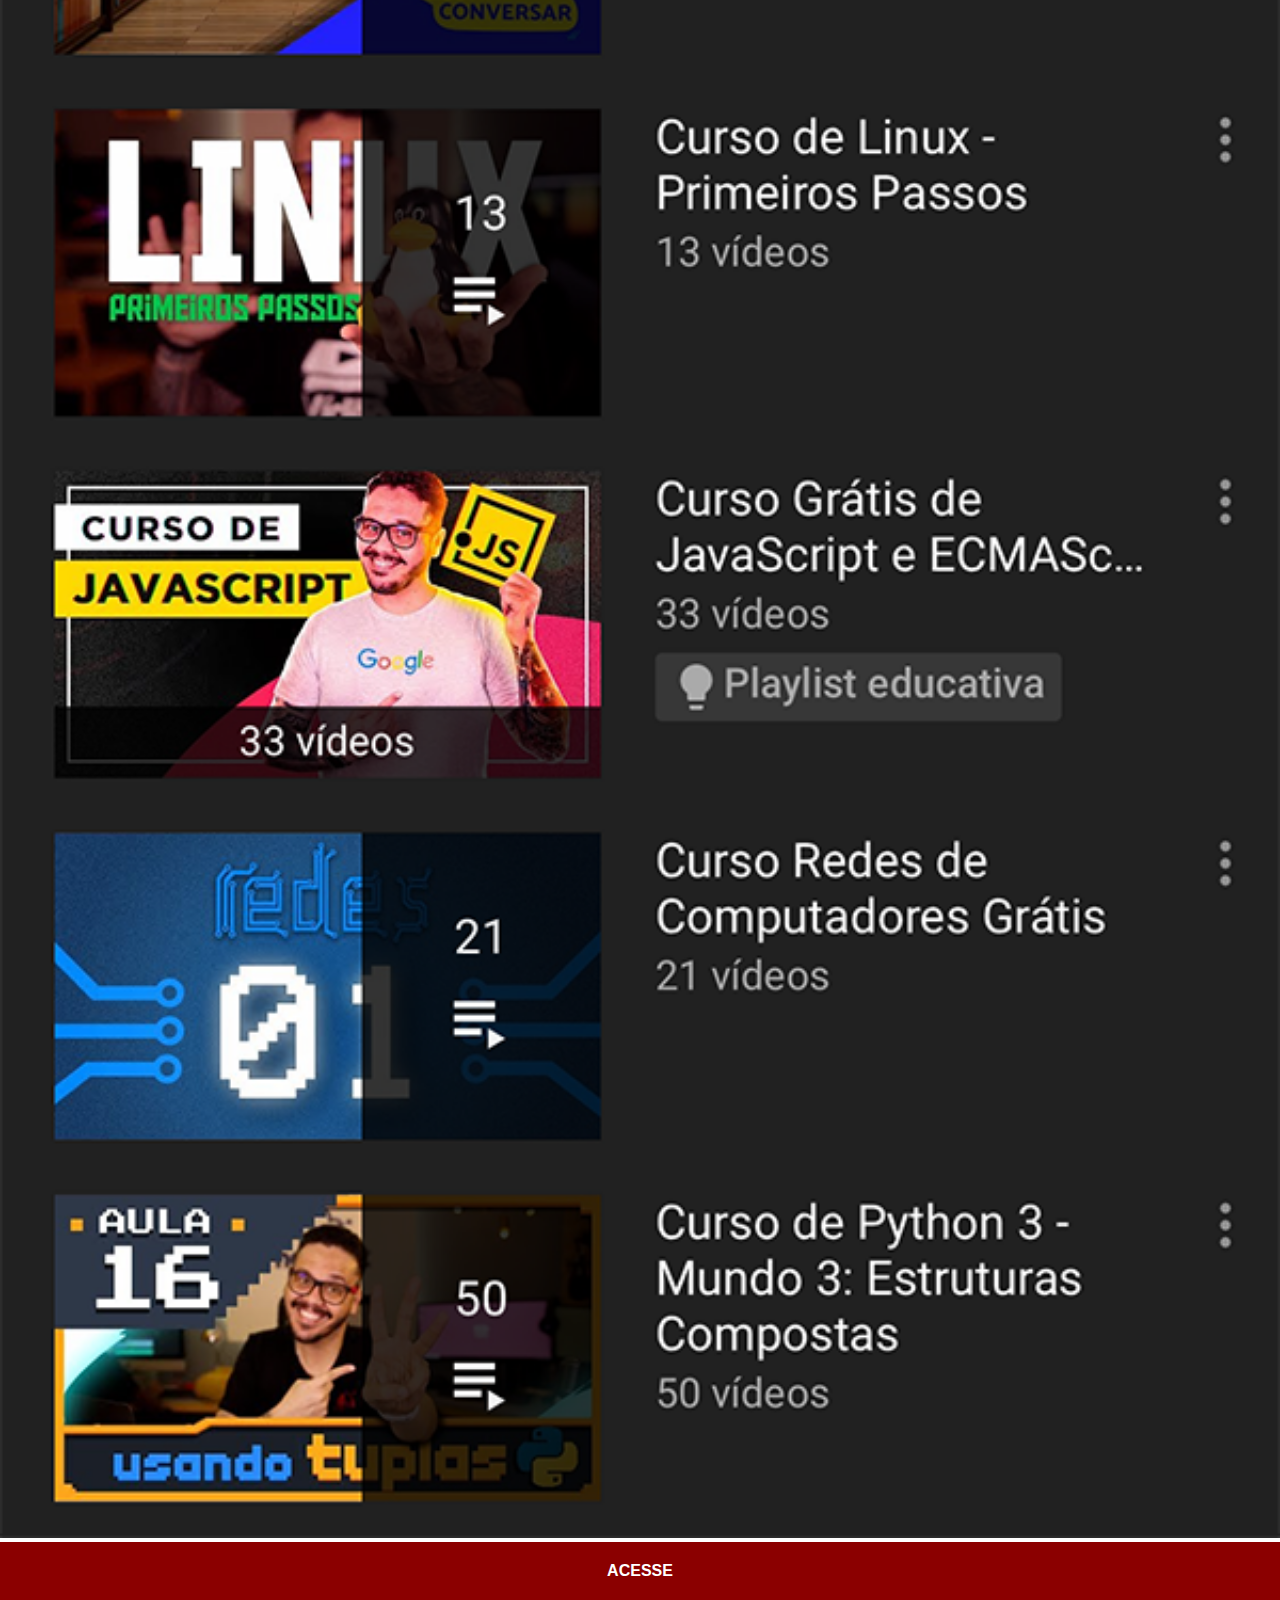
<file: youtube.html>
<!DOCTYPE html>
<html lang="pt-br">
<head>
    <meta charset="UTF-8">
    <meta http-equiv="X-UA-Compatible" content="IE=edge">
    <meta name="viewport" content="width=device-width, initial-scale=1.0">
    <title>Youtube</title>
    <link rel="stylesheet" href="estilos/social.css">
</head>
<body>
    <img src="imagens/tela-youtube.png" alt="">
    <a href="https://www.youtube.com/channel/UCx-ur9bzXNt1E6skFbl8zhg"target="_blank">ACESSE</a>
</body>
</html>
</file>
<file: estilos/style.css>
@charset "UTF-8";

*{
    margin: 0px;
    padding: 0px;
    font-family: Arial, Helvetica, sans-serif;
}

html, body{
    height: 100vh;
    width: 100vw;
    background-color: black;
}

body{
    background: url('../imagens/fundo-madeira.jpg') no-repeat top center;
    background-size: cover;
    background-attachment: fixed;
}

main{
    position: relative;
    height: 100vh;
}

section#telefone{
    position: absolute;
    top: 50%;
    left: 50%;
    transform: translate(-50%, -50%);
    height: 627px;
    width: 311px;
    background: url(../imagens/frame-iphone.png) no-repeat;
}

iframe#tela{
    position: relative;
    top: 80px;
    left: 22px;
    width: 267px;
    height: 471px;

}

section#redes-sociais {
    text-align: right;
}

section#redes-sociais img {
    width: 50px;
    margin: 10px;
    border-radius: 50%;
    box-shadow: 2px 2px 5px rgba(0, 0, 0, 0.400);
    box-sizing: border-box;
}

section#redes-sociais img:hover{
    border: 2px solid rgba(255, 255, 255, 0.637);
    transform: translate(-3px, -3px);
    box-shadow: 5px 5px 10px black;
    transition: transform 0.3s, border 1s;
}
</file>
<file: estilos/social.css>
@charset "UTF-8";

*{
    margin: 0px;
    padding: 0px;
    font-family: Arial, Helvetica, sans-serif;
}

::-webkit-scrollbar{
    width: 0px;
    height: 0px;
}

img{
    width: 100vw;
}

a{
    display: block;
    background-color: darkred;
    color: white;
    padding: 20px;
    text-align: center;
    font-weight: bolder;
    text-decoration: none;
}

a:hover {
    background-color: red;
}
</file>
